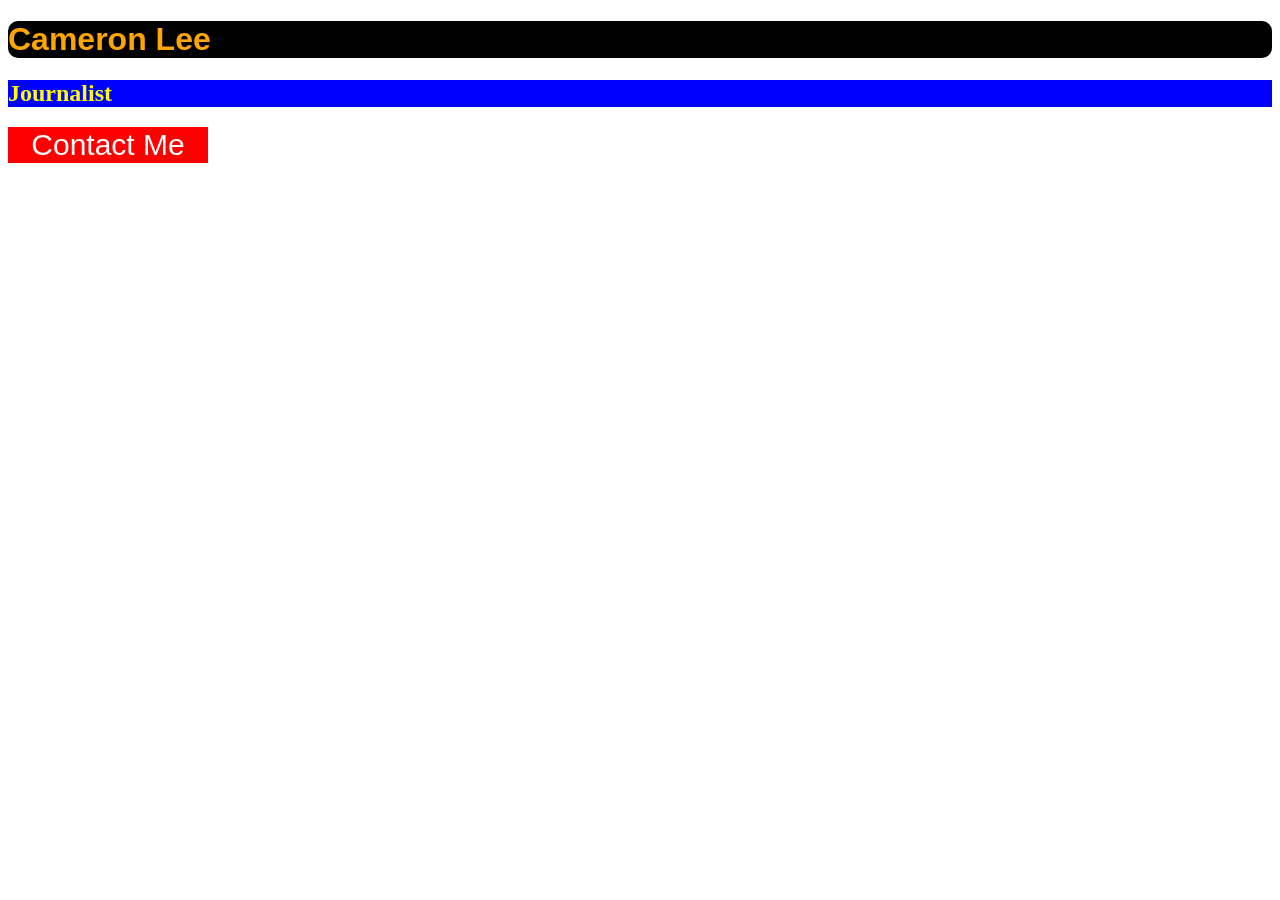
<file: button-assignment/index.html>
<!doctype html>
<html lang="en">
    <head>
        <title>Cameron Button</title>
        <link rel="stylesheet" href="style.css" />
    </head>

    <body>
        <h1>Cameron Lee</h1>
        <h2>Journalist</h2>
        <button class="red-button">Contact Me</button>
    </body>
</html>
</file>
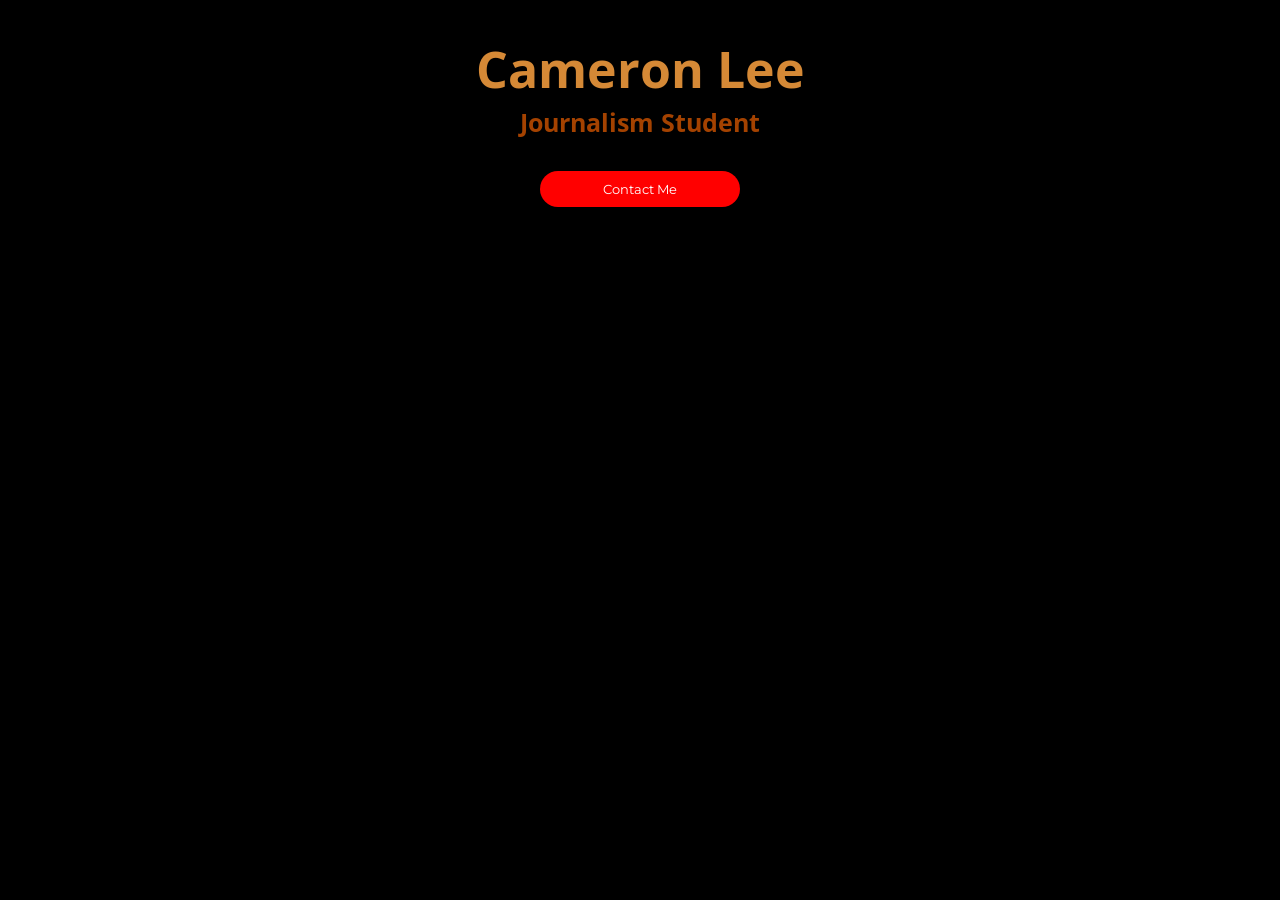
<file: contact-button-assignment/index.html>
<!doctype html>
<html lang="en">
    <head>
        <link href="style.css" rel="stylesheet" />
        <title>Cameron Lee Button</title>
        <link rel="preconnect" href="https://fonts.googleapis.com" />
        <link rel="preconnect" href="https://fonts.gstatic.com" crossorigin />
        <link
            href="https://fonts.googleapis.com/css2?family=Montserrat:ital,wght@0,100..900;1,100..900&family=Open+Sans:ital,wght@0,300..800;1,300..800&display=swap"
            rel="stylesheet" />
    </head>

    <body>
        <h1>Cameron Lee</h1>
        <h2>Journalism Student</h2>
        <button>Contact Me</button>
    </body>
</html>
</file>
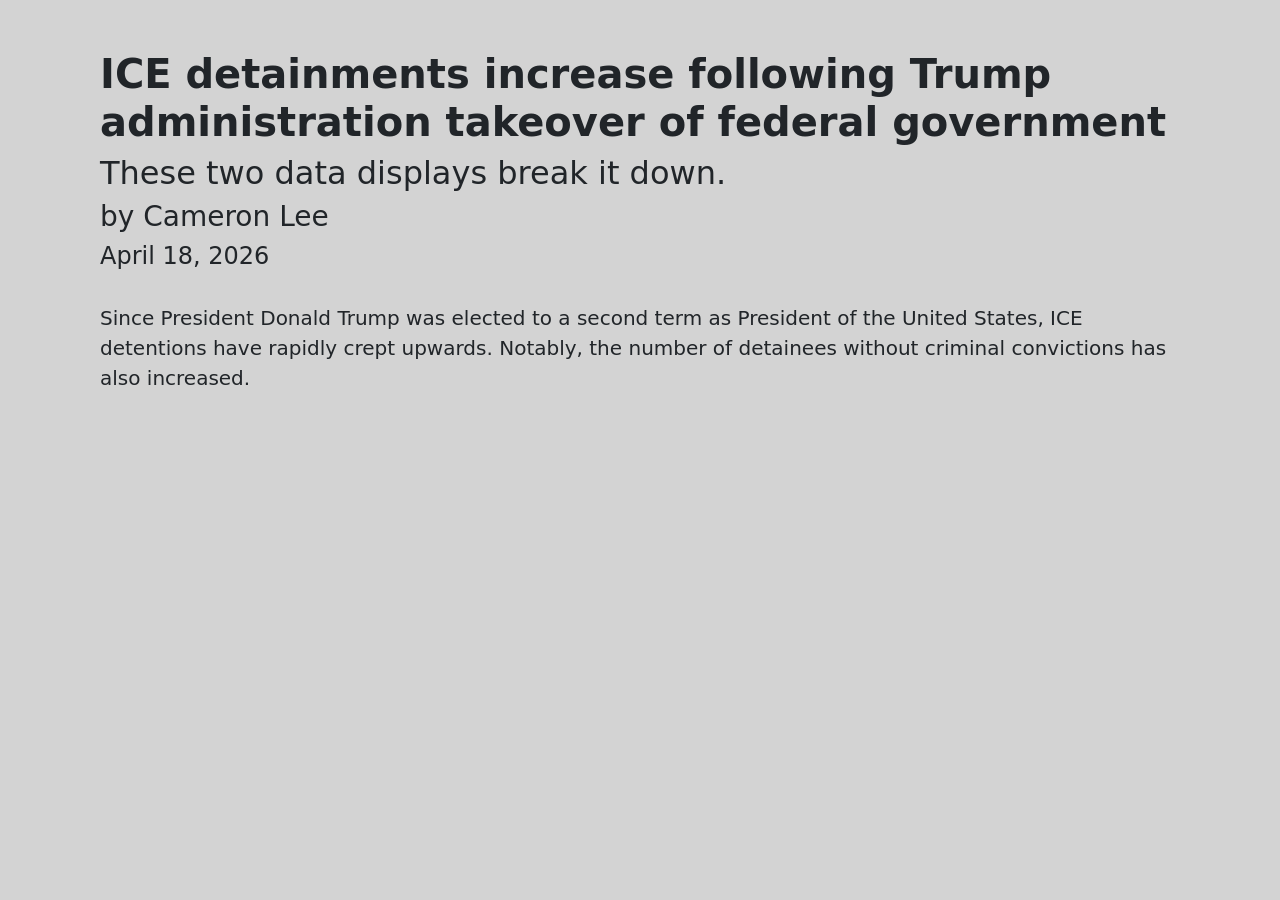
<file: data-viz-project/index.html>
<!doctype html>
<html lang="en">
    <head>
        <title>Cameron Lee's Data Story</title>

        <meta charset="utf-8" />

        <meta name="viewport" content="width=device-width, initial-scale=1, shrink-to-fit=no" />

        <!-- Bootstrap CSS -->

        <link
            href="https://cdn.jsdelivr.net/npm/bootstrap@5.3.8/dist/css/bootstrap.min.css"
            rel="stylesheet"
            integrity="sha384-sRIl4kxILFvY47J16cr9ZwB07vP4J8+LH7qKQnuqkuIAvNWLzeN8tE5YBujZqJLB"
            crossorigin="anonymous" />
        <link href="style.css" rel="stylesheet" />
    </head>

    <body>
        <div id="article">
            <h1>ICE detainments increase following Trump administration takeover of federal government</h1>

            <h2>These two data displays break it down.</h2>

            <h3 id="byline">by Cameron Lee</h3>

            <h4 id="date">April 18, 2026</h4>
            <br />

            <p>
                Since President Donald Trump was elected to a second term as President of the United States, ICE
                detentions have rapidly crept upwards. Notably, the number of detainees without criminal convictions has
                also increased.
            </p>

            <!--Chart embeds go here-->
            <div class="flourish-embed flourish-chart" data-src="visualisation/28589354">
                <script src="https://public.flourish.studio/resources/embed.js"></script>
                <noscript
                    ><img
                        src="https://public.flourish.studio/visualisation/28589354/thumbnail"
                        width="100%"
                        alt="visualization"
                /></noscript>
            </div>
            <div class="flourish-embed flourish-chart" data-src="visualisation/28589825">
                <script src="https://public.flourish.studio/resources/embed.js"></script>
                <noscript
                    ><img
                        src="https://public.flourish.studio/visualisation/28589825/thumbnail"
                        width="100%"
                        alt="visualization"
                /></noscript>
            </div>
        </div>
    </body>
</html>
</file>
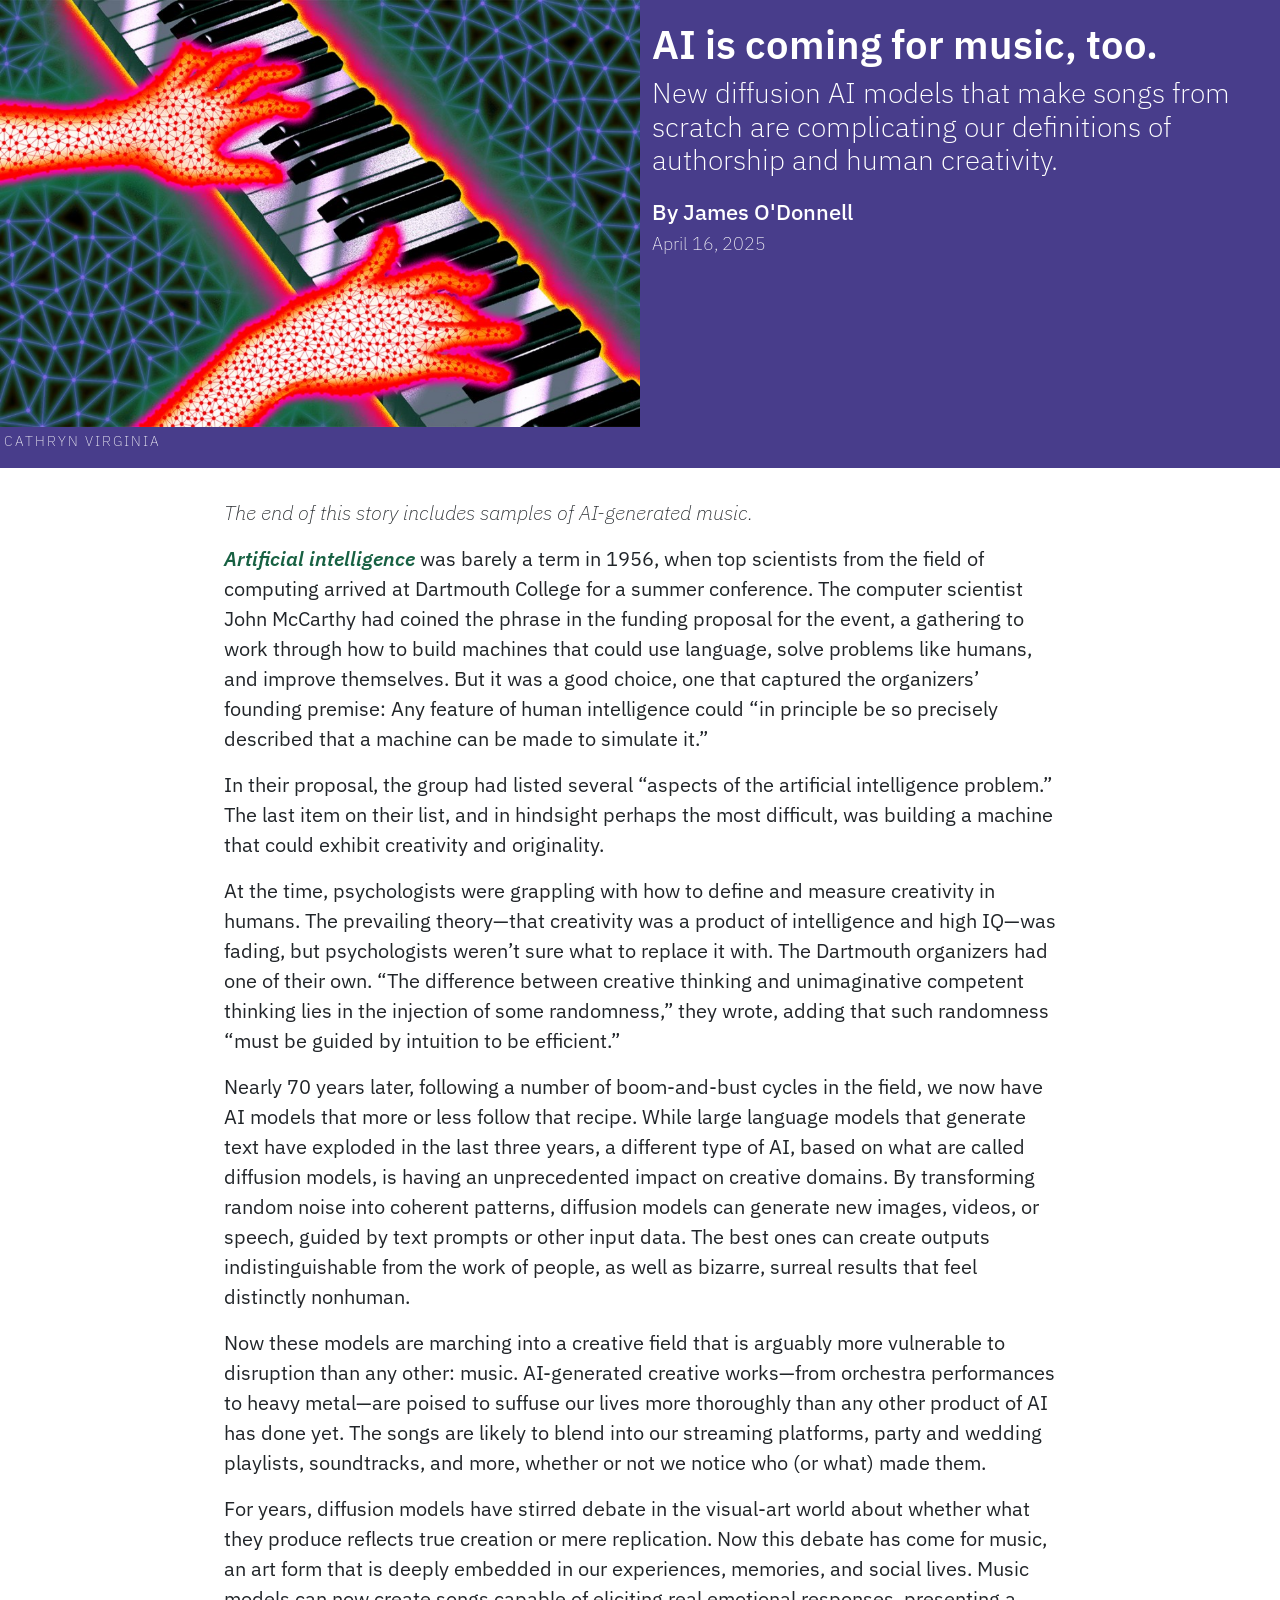
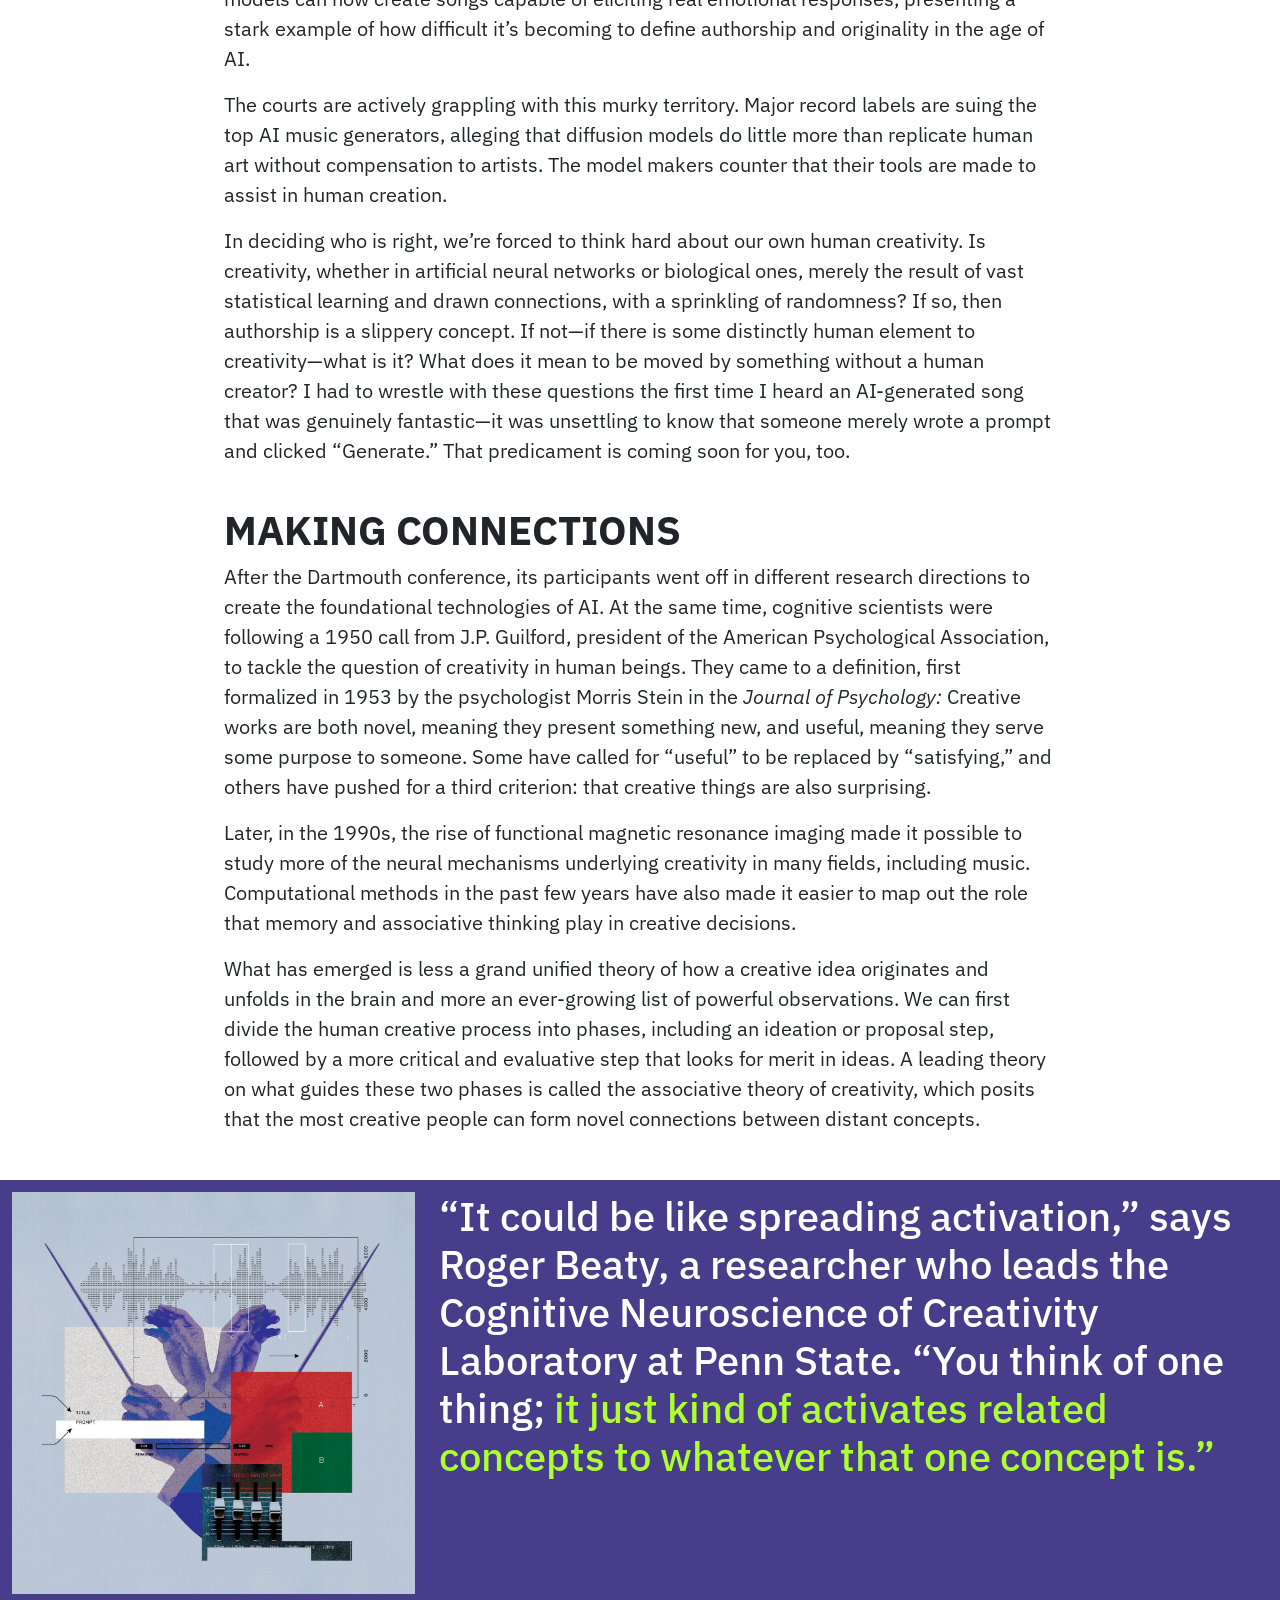
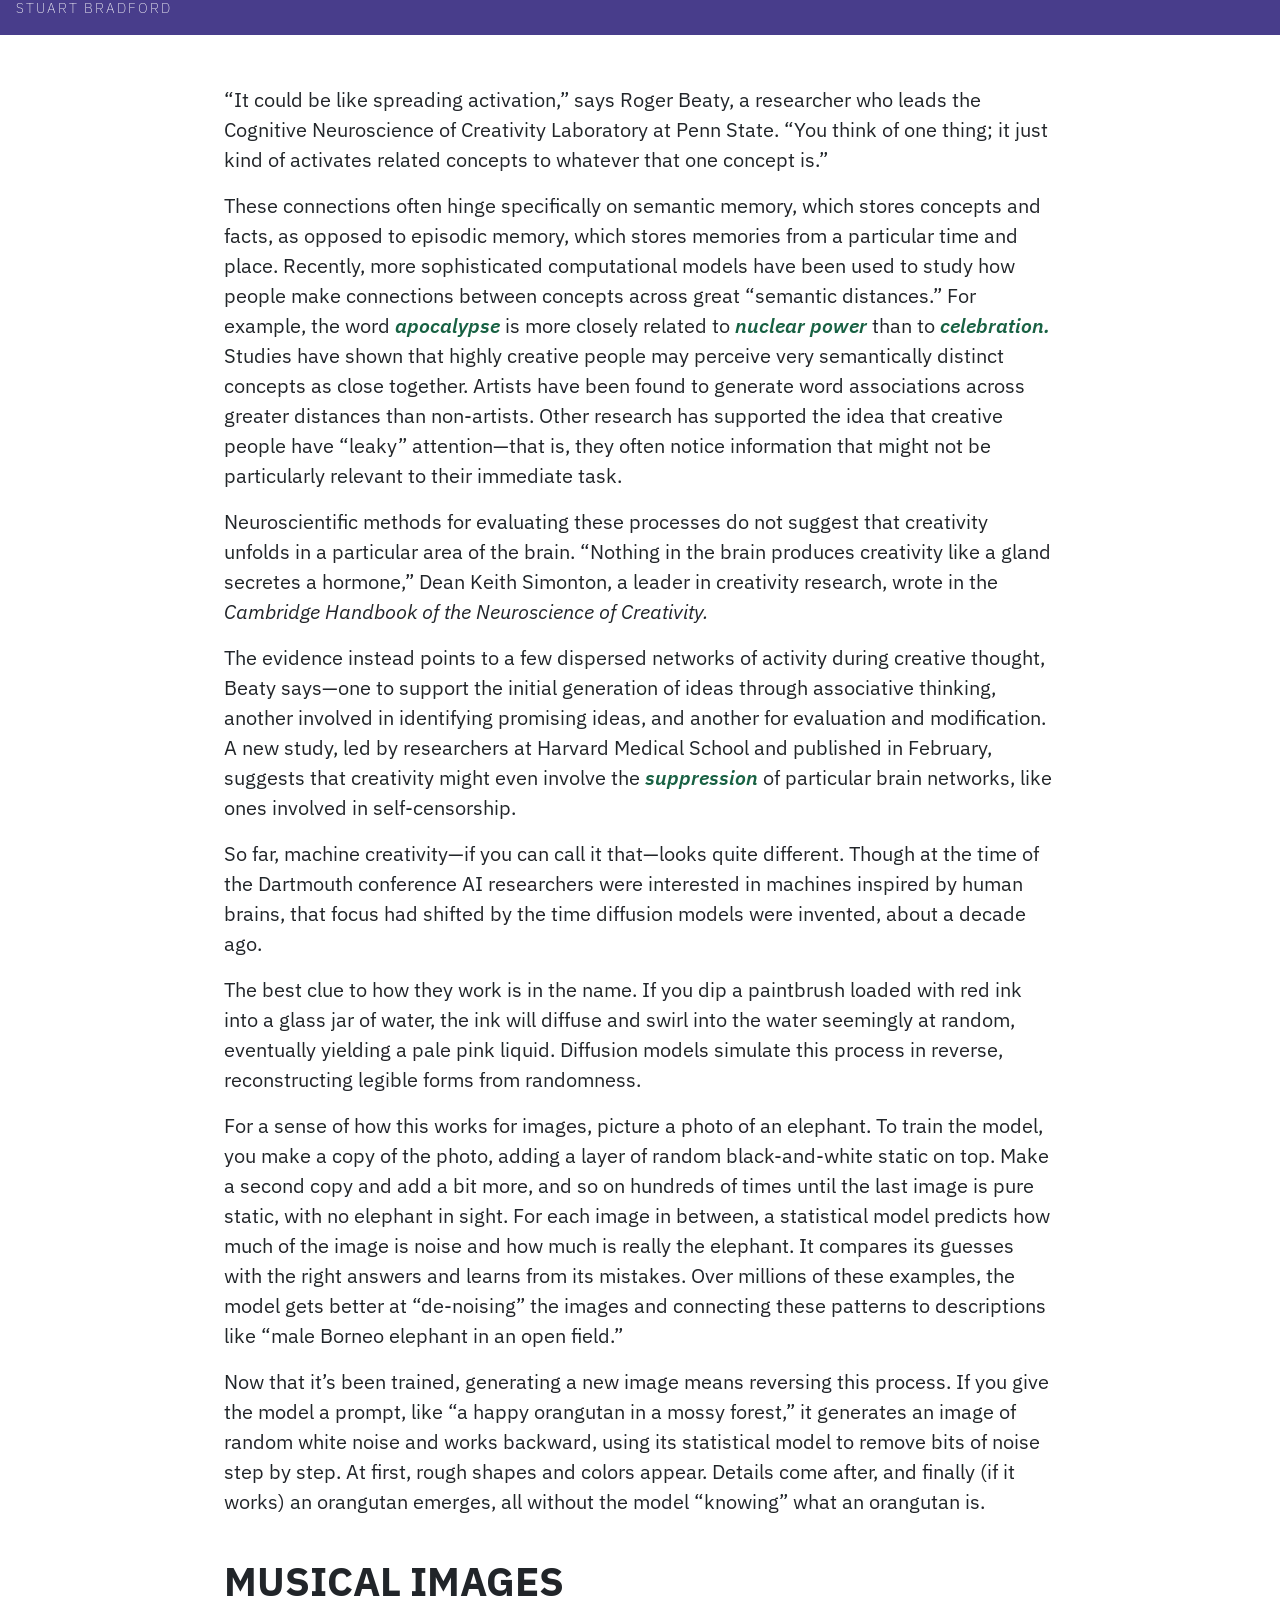
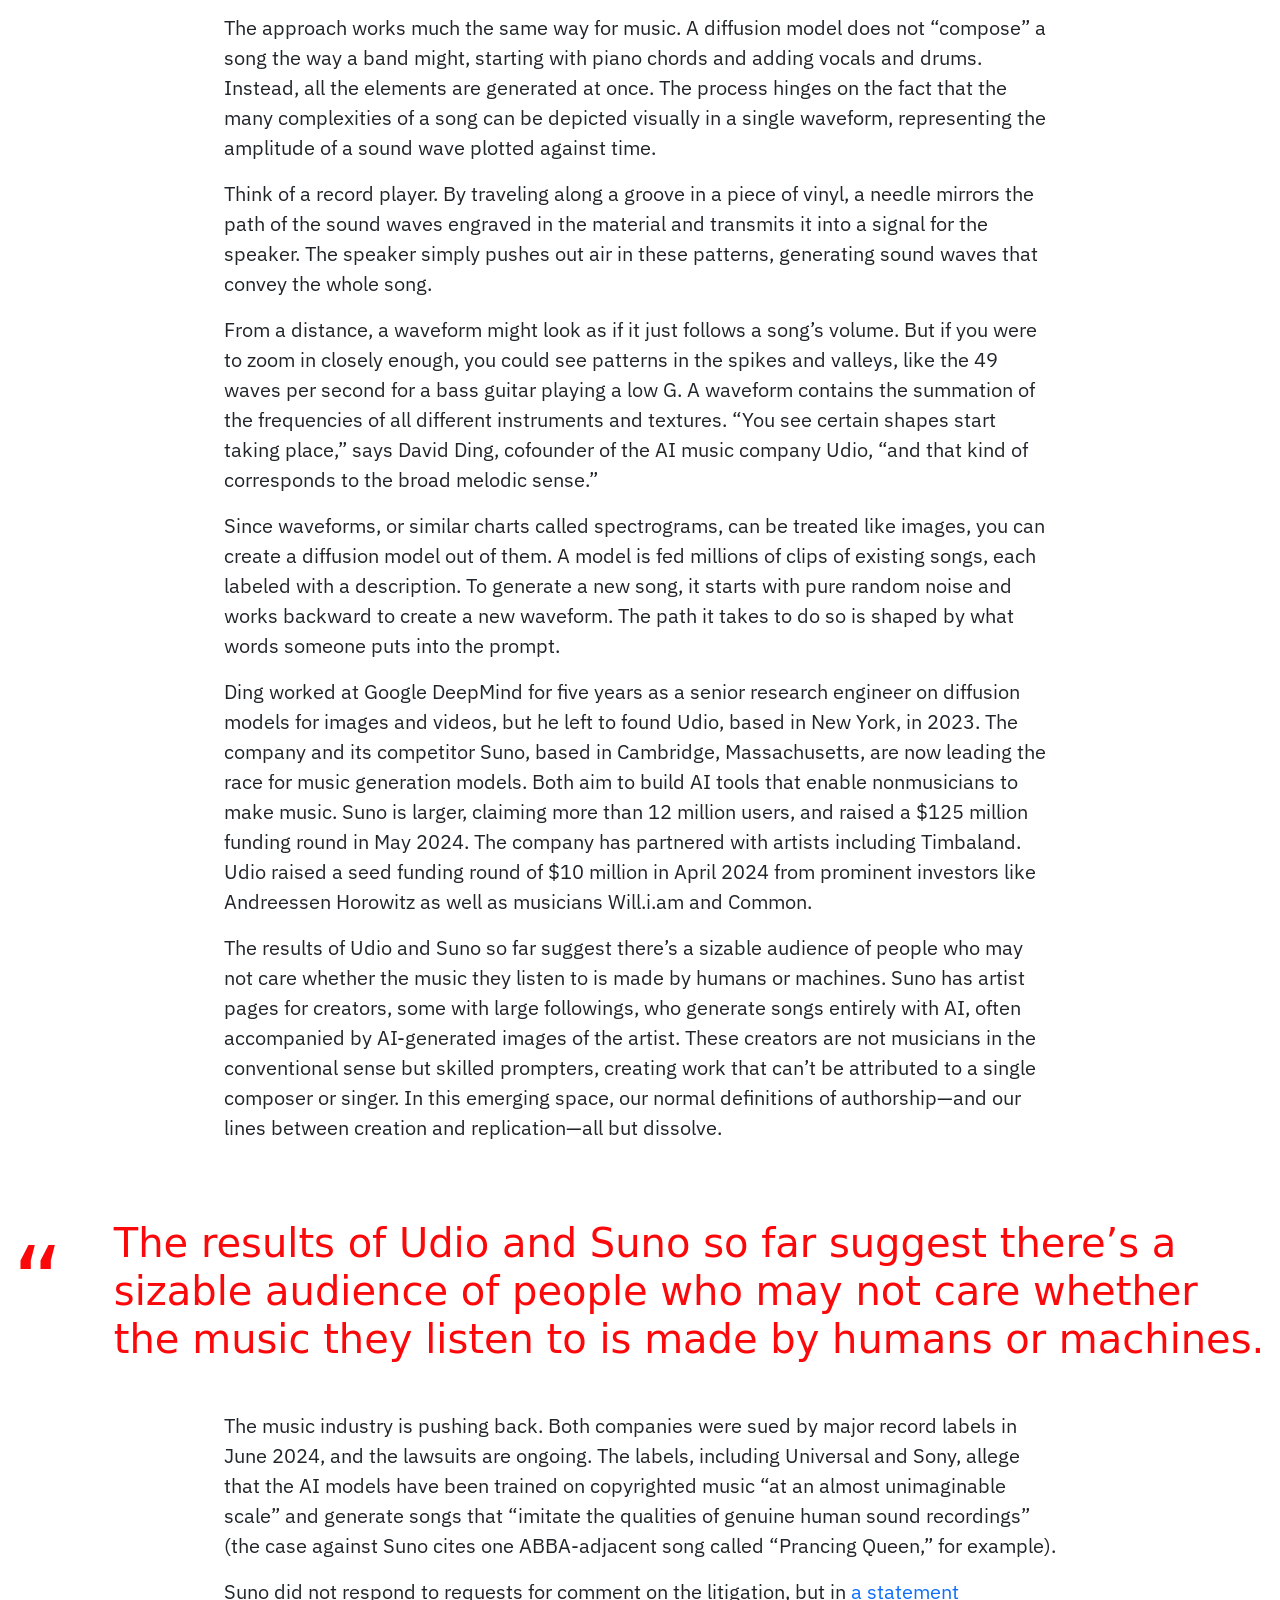
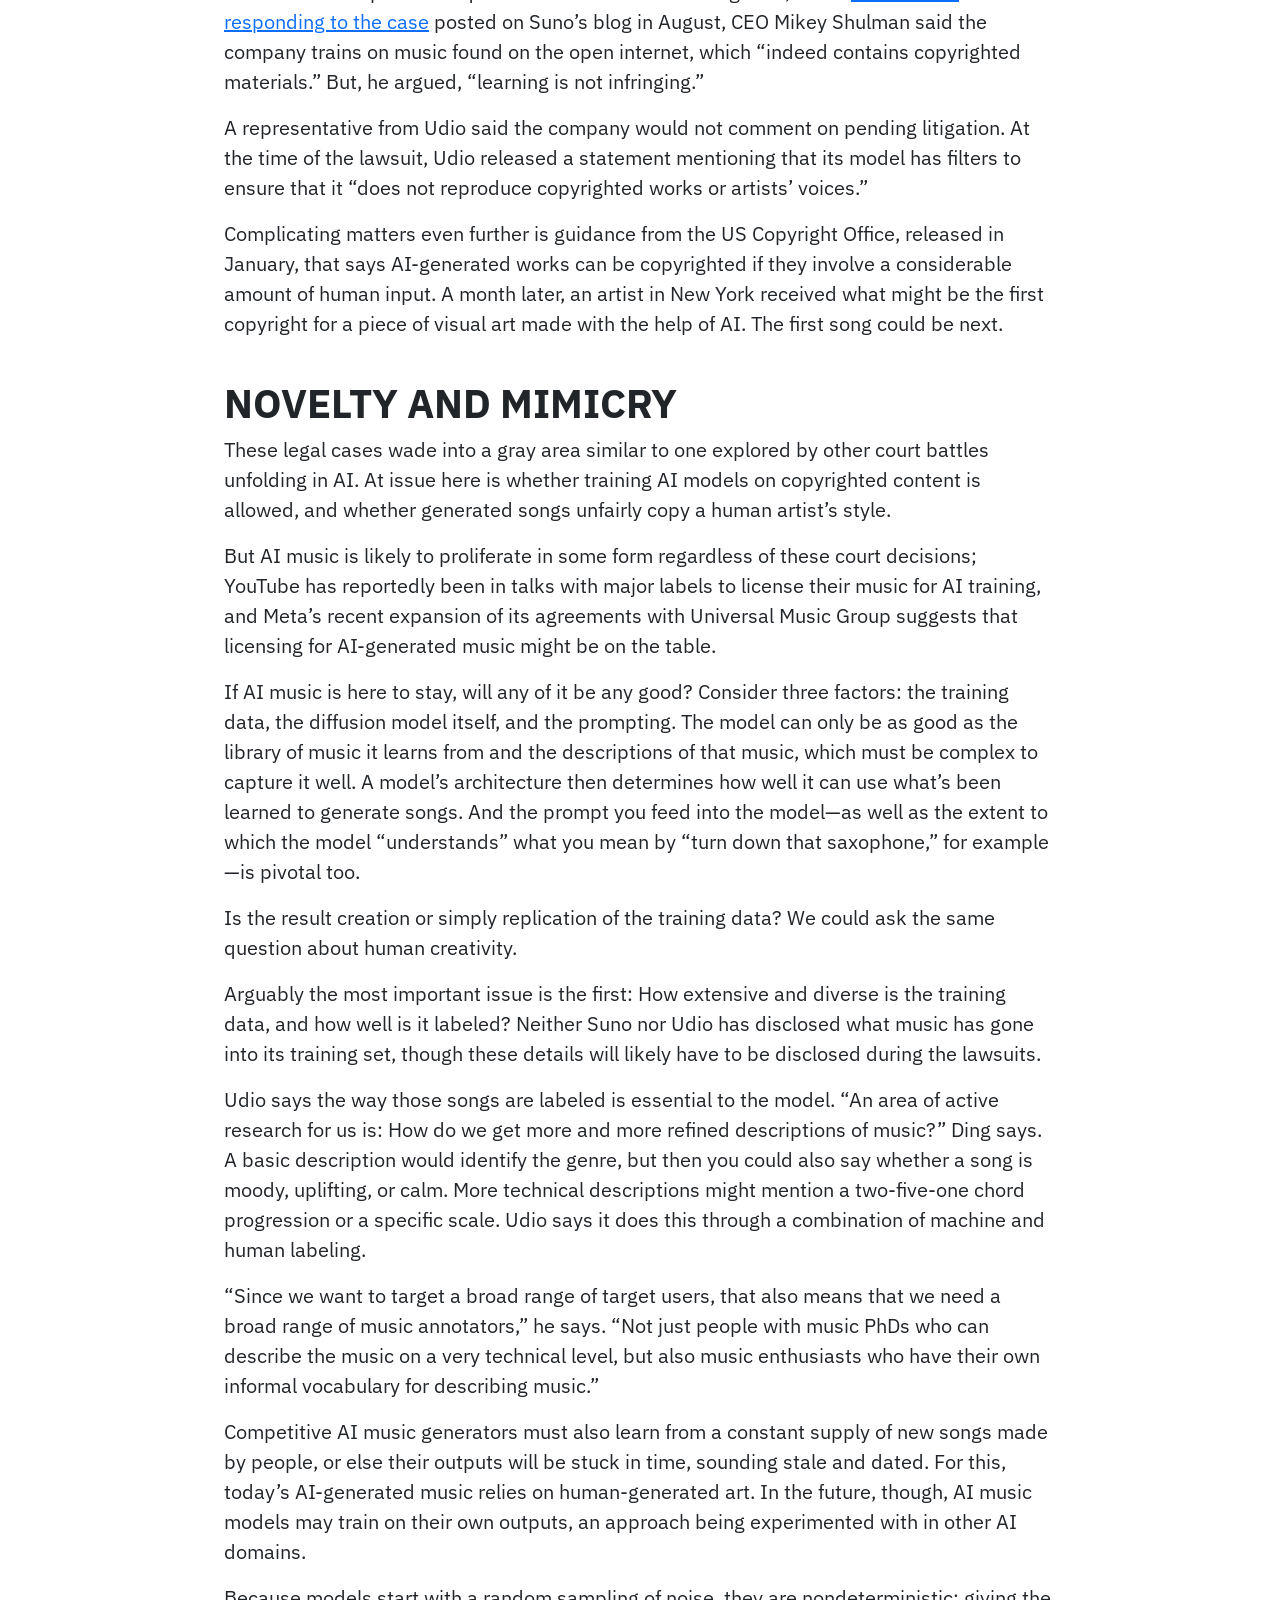
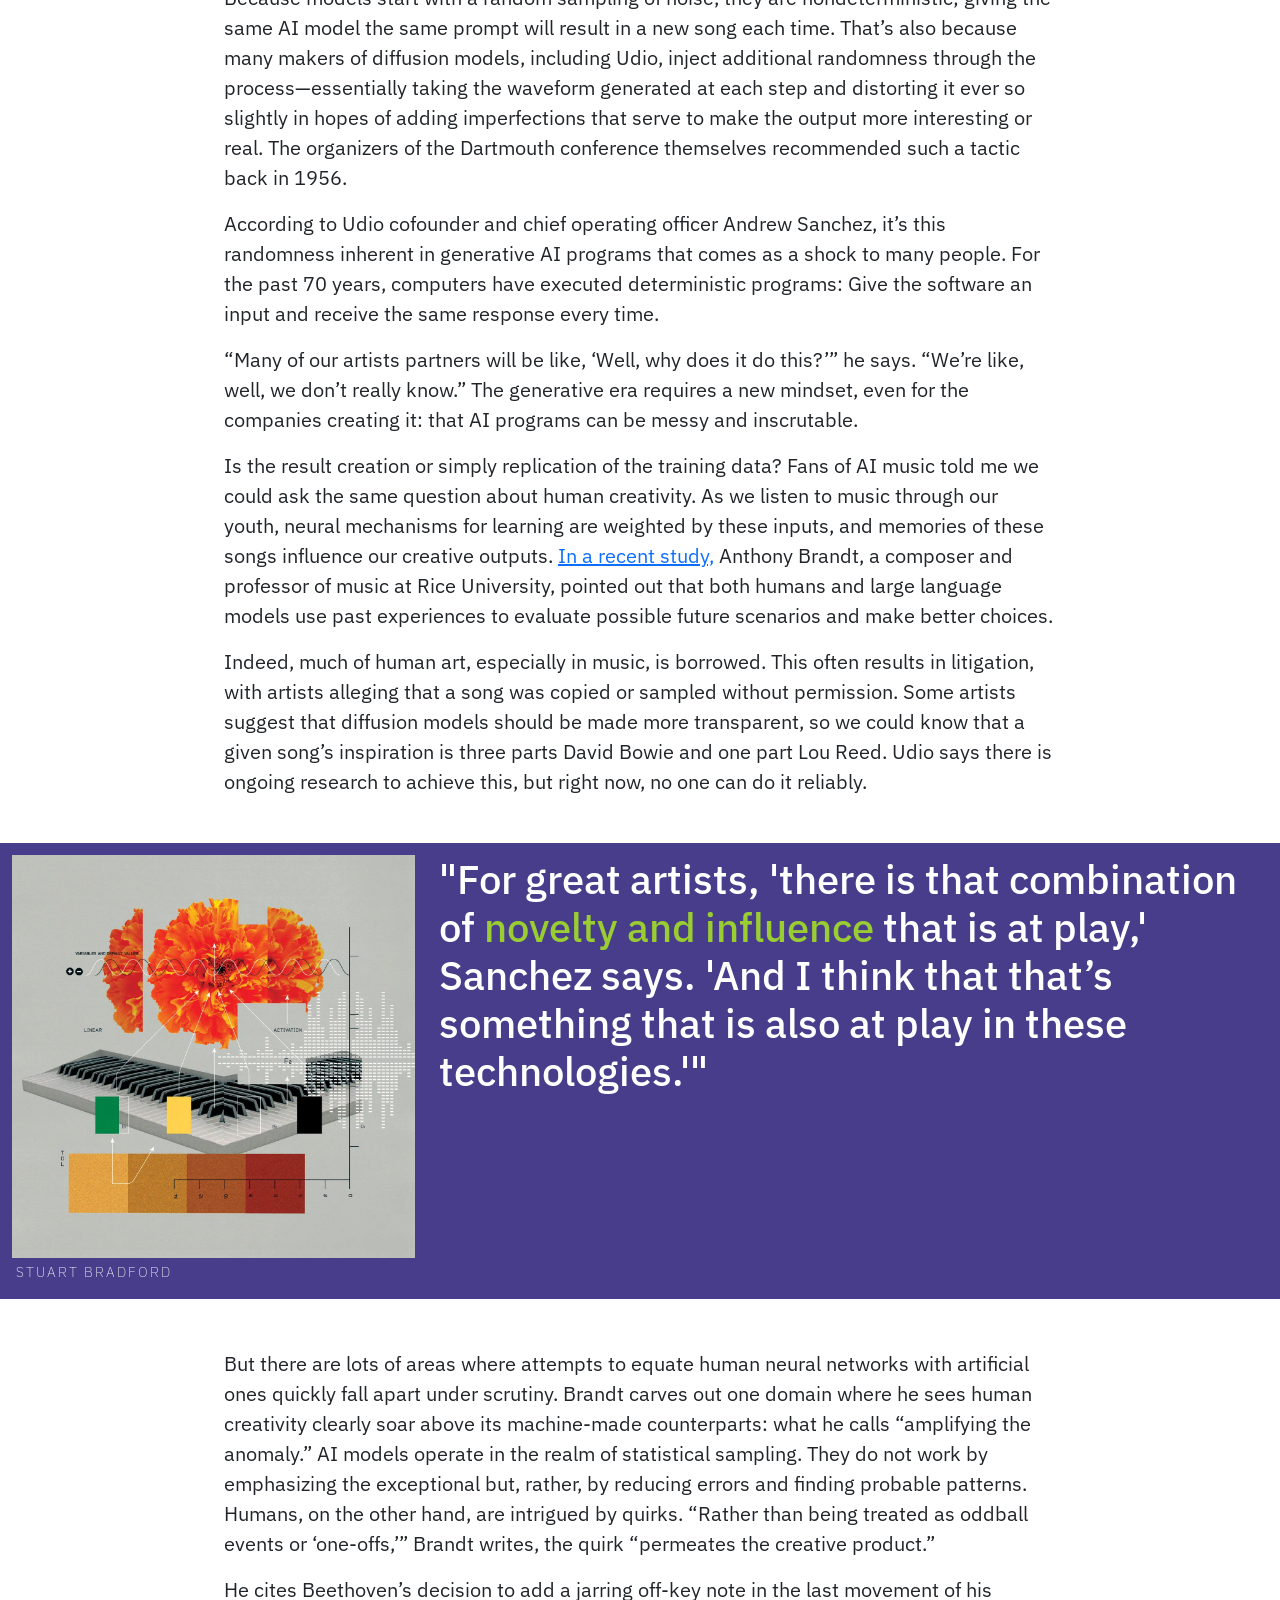
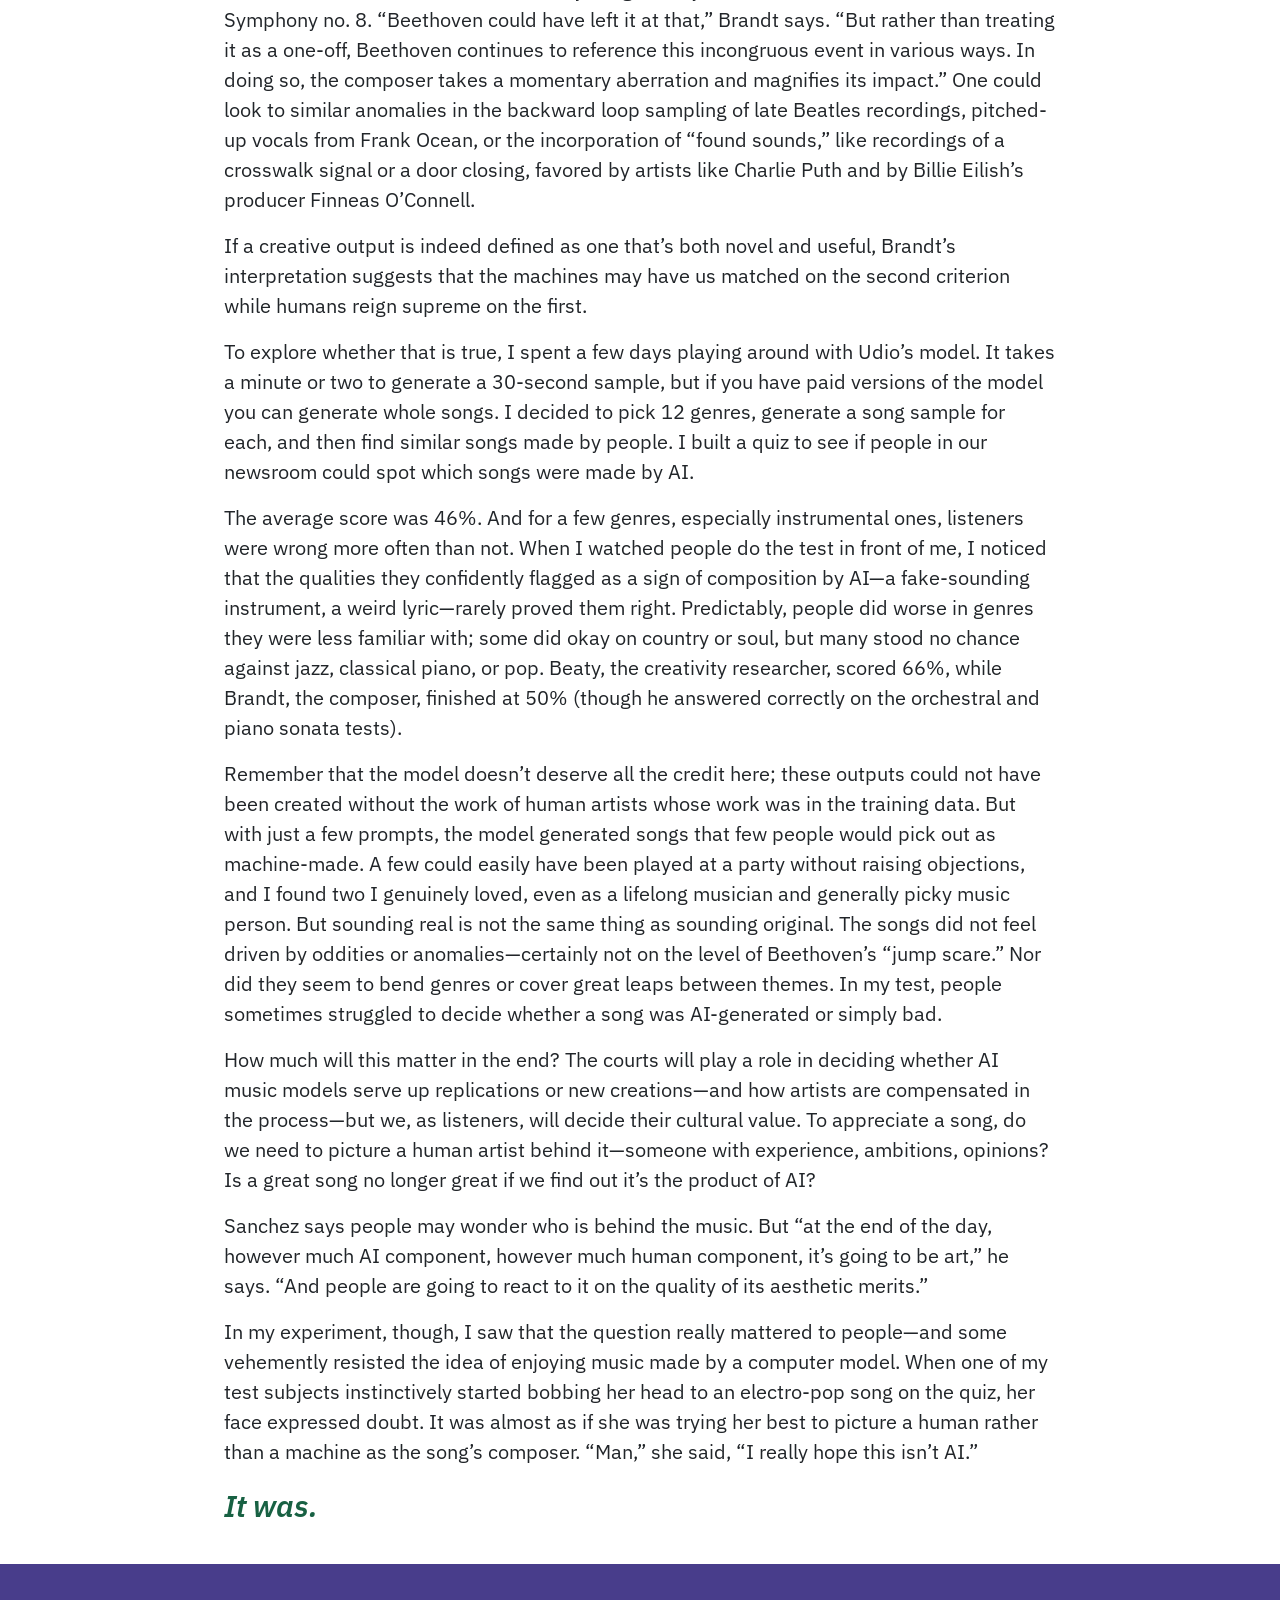
<file: final-project/index.html>
<!doctype html>
<html lang="en">
    <head>
        <meta charset="UTF-8" />
        <meta name="viewport" content="width=device-width, initial-scale=1" />

        <title>Cameron Lee Final Project</title>

        <link
            href="https://cdn.jsdelivr.net/npm/bootstrap@5.3.8/dist/css/bootstrap.min.css"
            rel="stylesheet"
            integrity="sha384-sRIl4kxILFvY47J16cr9ZwB07vP4J8+LH7qKQnuqkuIAvNWLzeN8tE5YBujZqJLB"
            crossorigin="anonymous" />
        <link rel="preconnect" href="https://fonts.googleapis.com" />
        <link rel="preconnect" href="https://fonts.gstatic.com" crossorigin />
        <link
            href="https://fonts.googleapis.com/css2?family=IBM+Plex+Sans:ital,wght@0,100..700;1,100..700&display=swap"
            rel="stylesheet" />
        <link href="style.css" rel="stylesheet" />
    </head>

    <body>
        <div class="container-fluid" id="page-top">
            <div class="row" id="headline-and-other-info">
                <div class="col-sm-6 fullwidth">
                    <img
                        src="market-ai-music-billboard-2022-bb16-illustration-by-cathryn-virginia-pro-1260.jpg"
                        id="big-photo"
                        alt="Digital illustration by Cathryn Virginia" />
                    <p class="photo-caption">CATHRYN VIRGINIA</p>
                </div>
                <div class="col-sm-6">
                    <h1 id="headline">AI is coming for music, too.</h1>
                    <h2 id="subhead">
                        New diffusion AI models that make songs from scratch are complicating our definitions of
                        authorship and human creativity.
                    </h2>
                    <h3 id="byline">By James O'Donnell</h3>
                    <h3 id="publish-date">April 16, 2025</h3>
                </div>
            </div>
        </div>
        <div class="container-fluid" id="page-body">
            <div class="row body-text-etc">
                <div class="col">
                    <p id="disclaimer"><i>The end of this story includes samples of AI-generated music.</i></p>
                    <p>
                        <i><span class="color-pop">Artificial intelligence</span></i> was barely a term in 1956, when
                        top scientists from the field of computing arrived at Dartmouth College for a summer conference.
                        The computer scientist John McCarthy had coined the phrase in the funding proposal for the
                        event, a gathering to work through how to build machines that could use language, solve problems
                        like humans, and improve themselves. But it was a good choice, one that captured the organizers’
                        founding premise: Any feature of human intelligence could “in principle be so precisely
                        described that a machine can be made to simulate it.”
                    </p>
                    <p>
                        In their proposal, the group had listed several “aspects of the artificial intelligence
                        problem.” The last item on their list, and in hindsight perhaps the most difficult, was building
                        a machine that could exhibit creativity and originality.
                    </p>
                    <p>
                        At the time, psychologists were grappling with how to define and measure creativity in humans.
                        The prevailing theory—that creativity was a product of intelligence and high IQ—was fading, but
                        psychologists weren’t sure what to replace it with. The Dartmouth organizers had one of their
                        own. “The difference between creative thinking and unimaginative competent thinking lies in the
                        injection of some randomness,” they wrote, adding that such randomness “must be guided by
                        intuition to be efficient.”
                    </p>
                    <p>
                        Nearly 70 years later, following a number of boom-and-bust cycles in the field, we now have AI
                        models that more or less follow that recipe. While large language models that generate text have
                        exploded in the last three years, a different type of AI, based on what are called diffusion
                        models, is having an unprecedented impact on creative domains. By transforming random noise into
                        coherent patterns, diffusion models can generate new images, videos, or speech, guided by text
                        prompts or other input data. The best ones can create outputs indistinguishable from the work of
                        people, as well as bizarre, surreal results that feel distinctly nonhuman.
                    </p>
                    <p>
                        Now these models are marching into a creative field that is arguably more vulnerable to
                        disruption than any other: music. AI-generated creative works—from orchestra performances to
                        heavy metal—are poised to suffuse our lives more thoroughly than any other product of AI has
                        done yet. The songs are likely to blend into our streaming platforms, party and wedding
                        playlists, soundtracks, and more, whether or not we notice who (or what) made them.
                    </p>
                    <p>
                        For years, diffusion models have stirred debate in the visual-art world about whether what they
                        produce reflects true creation or mere replication. Now this debate has come for music, an art
                        form that is deeply embedded in our experiences, memories, and social lives. Music models can
                        now create songs capable of eliciting real emotional responses, presenting a stark example of
                        how difficult it’s becoming to define authorship and originality in the age of AI.
                    </p>
                    <p>
                        The courts are actively grappling with this murky territory. Major record labels are suing the
                        top AI music generators, alleging that diffusion models do little more than replicate human art
                        without compensation to artists. The model makers counter that their tools are made to assist in
                        human creation.
                    </p>
                    <p>
                        In deciding who is right, we’re forced to think hard about our own human creativity. Is
                        creativity, whether in artificial neural networks or biological ones, merely the result of vast
                        statistical learning and drawn connections, with a sprinkling of randomness? If so, then
                        authorship is a slippery concept. If not—if there is some distinctly human element to
                        creativity—what is it? What does it mean to be moved by something without a human creator? I had
                        to wrestle with these questions the first time I heard an AI-generated song that was genuinely
                        fantastic—it was unsettling to know that someone merely wrote a prompt and clicked “Generate.”
                        That predicament is coming soon for you, too.
                    </p>
                    <h1 class="section-title">MAKING CONNECTIONS</h1>
                    <p>
                        After the Dartmouth conference, its participants went off in different research directions to
                        create the foundational technologies of AI. At the same time, cognitive scientists were
                        following a 1950 call from J.P. Guilford, president of the American Psychological Association,
                        to tackle the question of creativity in human beings. They came to a definition, first
                        formalized in 1953 by the psychologist Morris Stein in the
                        <i>Journal of Psychology:</i> Creative works are both novel, meaning they present something new,
                        and useful, meaning they serve some purpose to someone. Some have called for “useful” to be
                        replaced by “satisfying,” and others have pushed for a third criterion: that creative things are
                        also surprising.
                    </p>
                    <p>
                        Later, in the 1990s, the rise of functional magnetic resonance imaging made it possible to study
                        more of the neural mechanisms underlying creativity in many fields, including music.
                        Computational methods in the past few years have also made it easier to map out the role that
                        memory and associative thinking play in creative decisions.
                    </p>
                    <p>
                        What has emerged is less a grand unified theory of how a creative idea originates and unfolds in
                        the brain and more an ever-growing list of powerful observations. We can first divide the human
                        creative process into phases, including an ideation or proposal step, followed by a more
                        critical and evaluative step that looks for merit in ideas. A leading theory on what guides
                        these two phases is called the associative theory of creativity, which posits that the most
                        creative people can form novel connections between distant concepts.
                    </p>
                </div>
            </div>
            <div class="row picture-block">
                <div class="col-sm-4">
                    <img
                        src="d3bc1b18b3ae20d8180f5891ec122226522308aa.webp"
                        class="bradford-illustration"
                        alt="Digital illustration by Stuart Bradford" />
                    <p class="photo-caption">STUART BRADFORD</p>
                </div>
                <div class="col-sm-8">
                    <h1 class="side-caption">
                        “It could be like spreading activation,” says Roger Beaty, a researcher who leads the Cognitive
                        Neuroscience of Creativity Laboratory at Penn State. “You think of one thing;
                        <span style="color: greenyellow"
                            >it just kind of activates related concepts to whatever that one concept is.”</span
                        >
                    </h1>
                </div>
            </div>
            <div class="row body-text-etc">
                <div class="col">
                    <p>
                        “It could be like spreading activation,” says Roger Beaty, a researcher who leads the Cognitive
                        Neuroscience of Creativity Laboratory at Penn State. “You think of one thing; it just kind of
                        activates related concepts to whatever that one concept is.”
                    </p>
                    <p>
                        These connections often hinge specifically on semantic memory, which stores concepts and facts,
                        as opposed to episodic memory, which stores memories from a particular time and place. Recently,
                        more sophisticated computational models have been used to study how people make connections
                        between concepts across great “semantic distances.” For example, the word
                        <i><span class="color-pop">apocalypse</span></i> is more closely related to
                        <i><span class="color-pop">nuclear power</span></i> than to
                        <i><span class="color-pop">celebration.</span></i> Studies have shown that highly creative
                        people may perceive very semantically distinct concepts as close together. Artists have been
                        found to generate word associations across greater distances than non-artists. Other research
                        has supported the idea that creative people have “leaky” attention—that is, they often notice
                        information that might not be particularly relevant to their immediate task.
                    </p>
                    <p>
                        Neuroscientific methods for evaluating these processes do not suggest that creativity unfolds in
                        a particular area of the brain. “Nothing in the brain produces creativity like a gland secretes
                        a hormone,” Dean Keith Simonton, a leader in creativity research, wrote in the
                        <i>Cambridge Handbook of the Neuroscience of Creativity.</i>
                    </p>
                    <p>
                        The evidence instead points to a few dispersed networks of activity during creative thought,
                        Beaty says—one to support the initial generation of ideas through associative thinking, another
                        involved in identifying promising ideas, and another for evaluation and modification. A new
                        study, led by researchers at Harvard Medical School and published in February, suggests that
                        creativity might even involve the <i><span class="color-pop">suppression</span></i> of
                        particular brain networks, like ones involved in self-censorship.
                    </p>
                    <p>
                        So far, machine creativity—if you can call it that—looks quite different. Though at the time of
                        the Dartmouth conference AI researchers were interested in machines inspired by human brains,
                        that focus had shifted by the time diffusion models were invented, about a decade ago.
                    </p>
                    <p>
                        The best clue to how they work is in the name. If you dip a paintbrush loaded with red ink into
                        a glass jar of water, the ink will diffuse and swirl into the water seemingly at random,
                        eventually yielding a pale pink liquid. Diffusion models simulate this process in reverse,
                        reconstructing legible forms from randomness.
                    </p>
                    <p>
                        For a sense of how this works for images, picture a photo of an elephant. To train the model,
                        you make a copy of the photo, adding a layer of random black-and-white static on top. Make a
                        second copy and add a bit more, and so on hundreds of times until the last image is pure static,
                        with no elephant in sight. For each image in between, a statistical model predicts how much of
                        the image is noise and how much is really the elephant. It compares its guesses with the right
                        answers and learns from its mistakes. Over millions of these examples, the model gets better at
                        “de-noising” the images and connecting these patterns to descriptions like “male Borneo elephant
                        in an open field.”
                    </p>
                    <p>
                        Now that it’s been trained, generating a new image means reversing this process. If you give the
                        model a prompt, like “a happy orangutan in a mossy forest,” it generates an image of random
                        white noise and works backward, using its statistical model to remove bits of noise step by
                        step. At first, rough shapes and colors appear. Details come after, and finally (if it works) an
                        orangutan emerges, all without the model “knowing” what an orangutan is.
                    </p>
                    <h1 class="section-title">MUSICAL IMAGES</h1>
                    <p>
                        The approach works much the same way for music. A diffusion model does not “compose” a song the
                        way a band might, starting with piano chords and adding vocals and drums. Instead, all the
                        elements are generated at once. The process hinges on the fact that the many complexities of a
                        song can be depicted visually in a single waveform, representing the amplitude of a sound wave
                        plotted against time.
                    </p>
                    <p>
                        Think of a record player. By traveling along a groove in a piece of vinyl, a needle mirrors the
                        path of the sound waves engraved in the material and transmits it into a signal for the speaker.
                        The speaker simply pushes out air in these patterns, generating sound waves that convey the
                        whole song.
                    </p>
                    <p>
                        From a distance, a waveform might look as if it just follows a song’s volume. But if you were to
                        zoom in closely enough, you could see patterns in the spikes and valleys, like the 49 waves per
                        second for a bass guitar playing a low G. A waveform contains the summation of the frequencies
                        of all different instruments and textures. “You see certain shapes start taking place,” says
                        David Ding, cofounder of the AI music company Udio, “and that kind of corresponds to the broad
                        melodic sense.”
                    </p>
                    <p>
                        Since waveforms, or similar charts called spectrograms, can be treated like images, you can
                        create a diffusion model out of them. A model is fed millions of clips of existing songs, each
                        labeled with a description. To generate a new song, it starts with pure random noise and works
                        backward to create a new waveform. The path it takes to do so is shaped by what words someone
                        puts into the prompt.
                    </p>
                    <p>
                        Ding worked at Google DeepMind for five years as a senior research engineer on diffusion models
                        for images and videos, but he left to found Udio, based in New York, in 2023. The company and
                        its competitor Suno, based in Cambridge, Massachusetts, are now leading the race for music
                        generation models. Both aim to build AI tools that enable nonmusicians to make music. Suno is
                        larger, claiming more than 12 million users, and raised a $125 million funding round in May
                        2024. The company has partnered with artists including Timbaland. Udio raised a seed funding
                        round of $10 million in April 2024 from prominent investors like Andreessen Horowitz as well as
                        musicians Will.i.am and Common.
                    </p>
                    <p>
                        The results of Udio and Suno so far suggest there’s a sizable audience of people who may not
                        care whether the music they listen to is made by humans or machines. Suno has artist pages for
                        creators, some with large followings, who generate songs entirely with AI, often accompanied by
                        AI-generated images of the artist. These creators are not musicians in the conventional sense
                        but skilled prompters, creating work that can’t be attributed to a single composer or singer. In
                        this emerging space, our normal definitions of authorship—and our lines between creation and
                        replication—all but dissolve.
                    </p>
                </div>
            </div>
            <div class="row pull-quote">
                <div class="col">
                    <h1>
                        <span class="big-quote">&ldquo;</span>The results of Udio and Suno so far suggest there’s a
                        sizable audience of people who may not care whether the music they listen to is made by humans
                        or machines.
                    </h1>
                </div>
            </div>
            <div class="row body-text-etc">
                <div class="col">
                    <p>
                        The music industry is pushing back. Both companies were sued by major record labels in June
                        2024, and the lawsuits are ongoing. The labels, including Universal and Sony, allege that the AI
                        models have been trained on copyrighted music “at an almost unimaginable scale” and generate
                        songs that “imitate the qualities of genuine human sound recordings” (the case against Suno
                        cites one ABBA-adjacent song called “Prancing Queen,” for example).
                    </p>
                    <p>
                        Suno did not respond to requests for comment on the litigation, but in
                        <a href="https://suno.com/blog/future-of-music">a statement responding to the case</a>
                        posted on Suno’s blog in August, CEO Mikey Shulman said the company trains on music found on the
                        open internet, which “indeed contains copyrighted materials.” But, he argued, “learning is not
                        infringing.”
                    </p>
                    <p>
                        A representative from Udio said the company would not comment on pending litigation. At the time
                        of the lawsuit, Udio released a statement mentioning that its model has filters to ensure that
                        it “does not reproduce copyrighted works or artists’ voices.”
                    </p>
                    <p>
                        Complicating matters even further is guidance from the US Copyright Office, released in January,
                        that says AI-generated works can be copyrighted if they involve a considerable amount of human
                        input. A month later, an artist in New York received what might be the first copyright for a
                        piece of visual art made with the help of AI. The first song could be next.
                    </p>
                    <h1 class="section-title">NOVELTY AND MIMICRY</h1>
                    <p>
                        These legal cases wade into a gray area similar to one explored by other court battles unfolding
                        in AI. At issue here is whether training AI models on copyrighted content is allowed, and
                        whether generated songs unfairly copy a human artist’s style.
                    </p>
                    <p>
                        But AI music is likely to proliferate in some form regardless of these court decisions; YouTube
                        has reportedly been in talks with major labels to license their music for AI training, and
                        Meta’s recent expansion of its agreements with Universal Music Group suggests that licensing for
                        AI-generated music might be on the table.
                    </p>
                    <p>
                        If AI music is here to stay, will any of it be any good? Consider three factors: the training
                        data, the diffusion model itself, and the prompting. The model can only be as good as the
                        library of music it learns from and the descriptions of that music, which must be complex to
                        capture it well. A model’s architecture then determines how well it can use what’s been learned
                        to generate songs. And the prompt you feed into the model—as well as the extent to which the
                        model “understands” what you mean by “turn down that saxophone,” for example—is pivotal too.
                    </p>
                    <p>
                        Is the result creation or simply replication of the training data? We could ask the same
                        question about human creativity.
                    </p>
                    <p>
                        Arguably the most important issue is the first: How extensive and diverse is the training data,
                        and how well is it labeled? Neither Suno nor Udio has disclosed what music has gone into its
                        training set, though these details will likely have to be disclosed during the lawsuits.
                    </p>
                    <p>
                        Udio says the way those songs are labeled is essential to the model. “An area of active research
                        for us is: How do we get more and more refined descriptions of music?” Ding says. A basic
                        description would identify the genre, but then you could also say whether a song is moody,
                        uplifting, or calm. More technical descriptions might mention a two-five-one chord progression
                        or a specific scale. Udio says it does this through a combination of machine and human labeling.
                    </p>
                    <p>
                        “Since we want to target a broad range of target users, that also means that we need a broad
                        range of music annotators,” he says. “Not just people with music PhDs who can describe the music
                        on a very technical level, but also music enthusiasts who have their own informal vocabulary for
                        describing music.”
                    </p>
                    <p>
                        Competitive AI music generators must also learn from a constant supply of new songs made by
                        people, or else their outputs will be stuck in time, sounding stale and dated. For this, today’s
                        AI-generated music relies on human-generated art. In the future, though, AI music models may
                        train on their own outputs, an approach being experimented with in other AI domains.
                    </p>
                    <p>
                        Because models start with a random sampling of noise, they are nondeterministic; giving the same
                        AI model the same prompt will result in a new song each time. That’s also because many makers of
                        diffusion models, including Udio, inject additional randomness through the process—essentially
                        taking the waveform generated at each step and distorting it ever so slightly in hopes of adding
                        imperfections that serve to make the output more interesting or real. The organizers of the
                        Dartmouth conference themselves recommended such a tactic back in 1956.
                    </p>
                    <p>
                        According to Udio cofounder and chief operating officer Andrew Sanchez, it’s this randomness
                        inherent in generative AI programs that comes as a shock to many people. For the past 70 years,
                        computers have executed deterministic programs: Give the software an input and receive the same
                        response every time.
                    </p>
                    <p>
                        “Many of our artists partners will be like, ‘Well, why does it do this?’” he says. “We’re like,
                        well, we don’t really know.” The generative era requires a new mindset, even for the companies
                        creating it: that AI programs can be messy and inscrutable.
                    </p>
                    <p>
                        Is the result creation or simply replication of the training data? Fans of AI music told me we
                        could ask the same question about human creativity. As we listen to music through our youth,
                        neural mechanisms for learning are weighted by these inputs, and memories of these songs
                        influence our creative outputs.
                        <a
                            href="https://anthonybrandt.net/uploads/3/5/5/7/35571474/amplifying_the_anomaly__how_humans_choose_unproven_options_and_large_language_models_avoid_them.pdf"
                            >In a recent study,</a
                        >
                        Anthony Brandt, a composer and professor of music at Rice University, pointed out that both
                        humans and large language models use past experiences to evaluate possible future scenarios and
                        make better choices.
                    </p>
                    <p>
                        Indeed, much of human art, especially in music, is borrowed. This often results in litigation,
                        with artists alleging that a song was copied or sampled without permission. Some artists suggest
                        that diffusion models should be made more transparent, so we could know that a given song’s
                        inspiration is three parts David Bowie and one part Lou Reed. Udio says there is ongoing
                        research to achieve this, but right now, no one can do it reliably.
                    </p>
                </div>
            </div>
            <div class="row picture-block">
                <div class="col-sm-4">
                    <img
                        src="c53d0001486ce40a14184772768e66b58a301c34.webp"
                        class="bradford-illustration"
                        alt="Digital illustration by Stuart Bradford" />
                    <p class="photo-caption">STUART BRADFORD</p>
                </div>
                <div class="col-sm-8">
                    <h1 class="side-caption">
                        "For great artists, 'there is that combination of
                        <span style="color: yellowgreen">novelty and influence</span> that is at play,' Sanchez says.
                        'And I think that that’s something that is also at play in these technologies.'"
                    </h1>
                </div>
            </div>
            <div class="row body-text-etc">
                <div class="col">
                    <p>
                        But there are lots of areas where attempts to equate human neural networks with artificial ones
                        quickly fall apart under scrutiny. Brandt carves out one domain where he sees human creativity
                        clearly soar above its machine-made counterparts: what he calls “amplifying the anomaly.” AI
                        models operate in the realm of statistical sampling. They do not work by emphasizing the
                        exceptional but, rather, by reducing errors and finding probable patterns. Humans, on the other
                        hand, are intrigued by quirks. “Rather than being treated as oddball events or ‘one-offs,’”
                        Brandt writes, the quirk “permeates the creative product.”
                    </p>
                    <p>
                        He cites Beethoven’s decision to add a jarring off-key note in the last movement of his Symphony
                        no. 8. “Beethoven could have left it at that,” Brandt says. “But rather than treating it as a
                        one-off, Beethoven continues to reference this incongruous event in various ways. In doing so,
                        the composer takes a momentary aberration and magnifies its impact.” One could look to similar
                        anomalies in the backward loop sampling of late Beatles recordings, pitched-up vocals from Frank
                        Ocean, or the incorporation of “found sounds,” like recordings of a crosswalk signal or a door
                        closing, favored by artists like Charlie Puth and by Billie Eilish’s producer Finneas O’Connell.
                    </p>
                    <p>
                        If a creative output is indeed defined as one that’s both novel and useful, Brandt’s
                        interpretation suggests that the machines may have us matched on the second criterion while
                        humans reign supreme on the first.
                    </p>
                    <p>
                        To explore whether that is true, I spent a few days playing around with Udio’s model. It takes a
                        minute or two to generate a 30-second sample, but if you have paid versions of the model you can
                        generate whole songs. I decided to pick 12 genres, generate a song sample for each, and then
                        find similar songs made by people. I built a quiz to see if people in our newsroom could spot
                        which songs were made by AI.
                    </p>
                    <div class="flourish-embed flourish-chart" data-src="visualisation/28910555">
                        <script src="https://public.flourish.studio/resources/embed.js"></script>
                        <noscript
                            ><img
                                src="https://public.flourish.studio/visualisation/28910555/thumbnail"
                                width="100%"
                                alt="chart visualization"
                        /></noscript>
                    </div>
                    <p>
                        The average score was 46%. And for a few genres, especially instrumental ones, listeners were
                        wrong more often than not. When I watched people do the test in front of me, I noticed that the
                        qualities they confidently flagged as a sign of composition by AI—a fake-sounding instrument, a
                        weird lyric—rarely proved them right. Predictably, people did worse in genres they were less
                        familiar with; some did okay on country or soul, but many stood no chance against jazz,
                        classical piano, or pop. Beaty, the creativity researcher, scored 66%, while Brandt, the
                        composer, finished at 50% (though he answered correctly on the orchestral and piano sonata
                        tests).
                    </p>
                    <div class="flourish-embed flourish-audio" data-src="visualisation/28891795">
                        <script src="https://public.flourish.studio/resources/embed.js"></script>
                        <noscript
                            ><img
                                src="https://public.flourish.studio/visualisation/28891795/thumbnail"
                                width="100%"
                                alt="audio visualization"
                        /></noscript>
                    </div>
                    <p>
                        Remember that the model doesn’t deserve all the credit here; these outputs could not have been
                        created without the work of human artists whose work was in the training data. But with just a
                        few prompts, the model generated songs that few people would pick out as machine-made. A few
                        could easily have been played at a party without raising objections, and I found two I genuinely
                        loved, even as a lifelong musician and generally picky music person. But sounding real is not
                        the same thing as sounding original. The songs did not feel driven by oddities or
                        anomalies—certainly not on the level of Beethoven’s “jump scare.” Nor did they seem to bend
                        genres or cover great leaps between themes. In my test, people sometimes struggled to decide
                        whether a song was AI-generated or simply bad.
                    </p>
                    <p>
                        How much will this matter in the end? The courts will play a role in deciding whether AI music
                        models serve up replications or new creations—and how artists are compensated in the process—but
                        we, as listeners, will decide their cultural value. To appreciate a song, do we need to picture
                        a human artist behind it—someone with experience, ambitions, opinions? Is a great song no longer
                        great if we find out it’s the product of AI?
                    </p>
                    <p>
                        Sanchez says people may wonder who is behind the music. But “at the end of the day, however much
                        AI component, however much human component, it’s going to be art,” he says. “And people are
                        going to react to it on the quality of its aesthetic merits.”
                    </p>
                    <p>
                        In my experiment, though, I saw that the question really mattered to people—and some vehemently
                        resisted the idea of enjoying music made by a computer model. When one of my test subjects
                        instinctively started bobbing her head to an electro-pop song on the quiz, her face expressed
                        doubt. It was almost as if she was trying her best to picture a human rather than a machine as
                        the song’s composer. “Man,” she said, “I really hope this isn’t AI.”
                    </p>
                    <p class="color-pop" style="font-size: 30px"><i>It was.</i></p>
                </div>
            </div>
            <div class="row" id="footer">
                <div class="col">
                    <br />
                    <br />
                    <br />
                </div>
            </div>
        </div>
    </body>
</html>
</file>
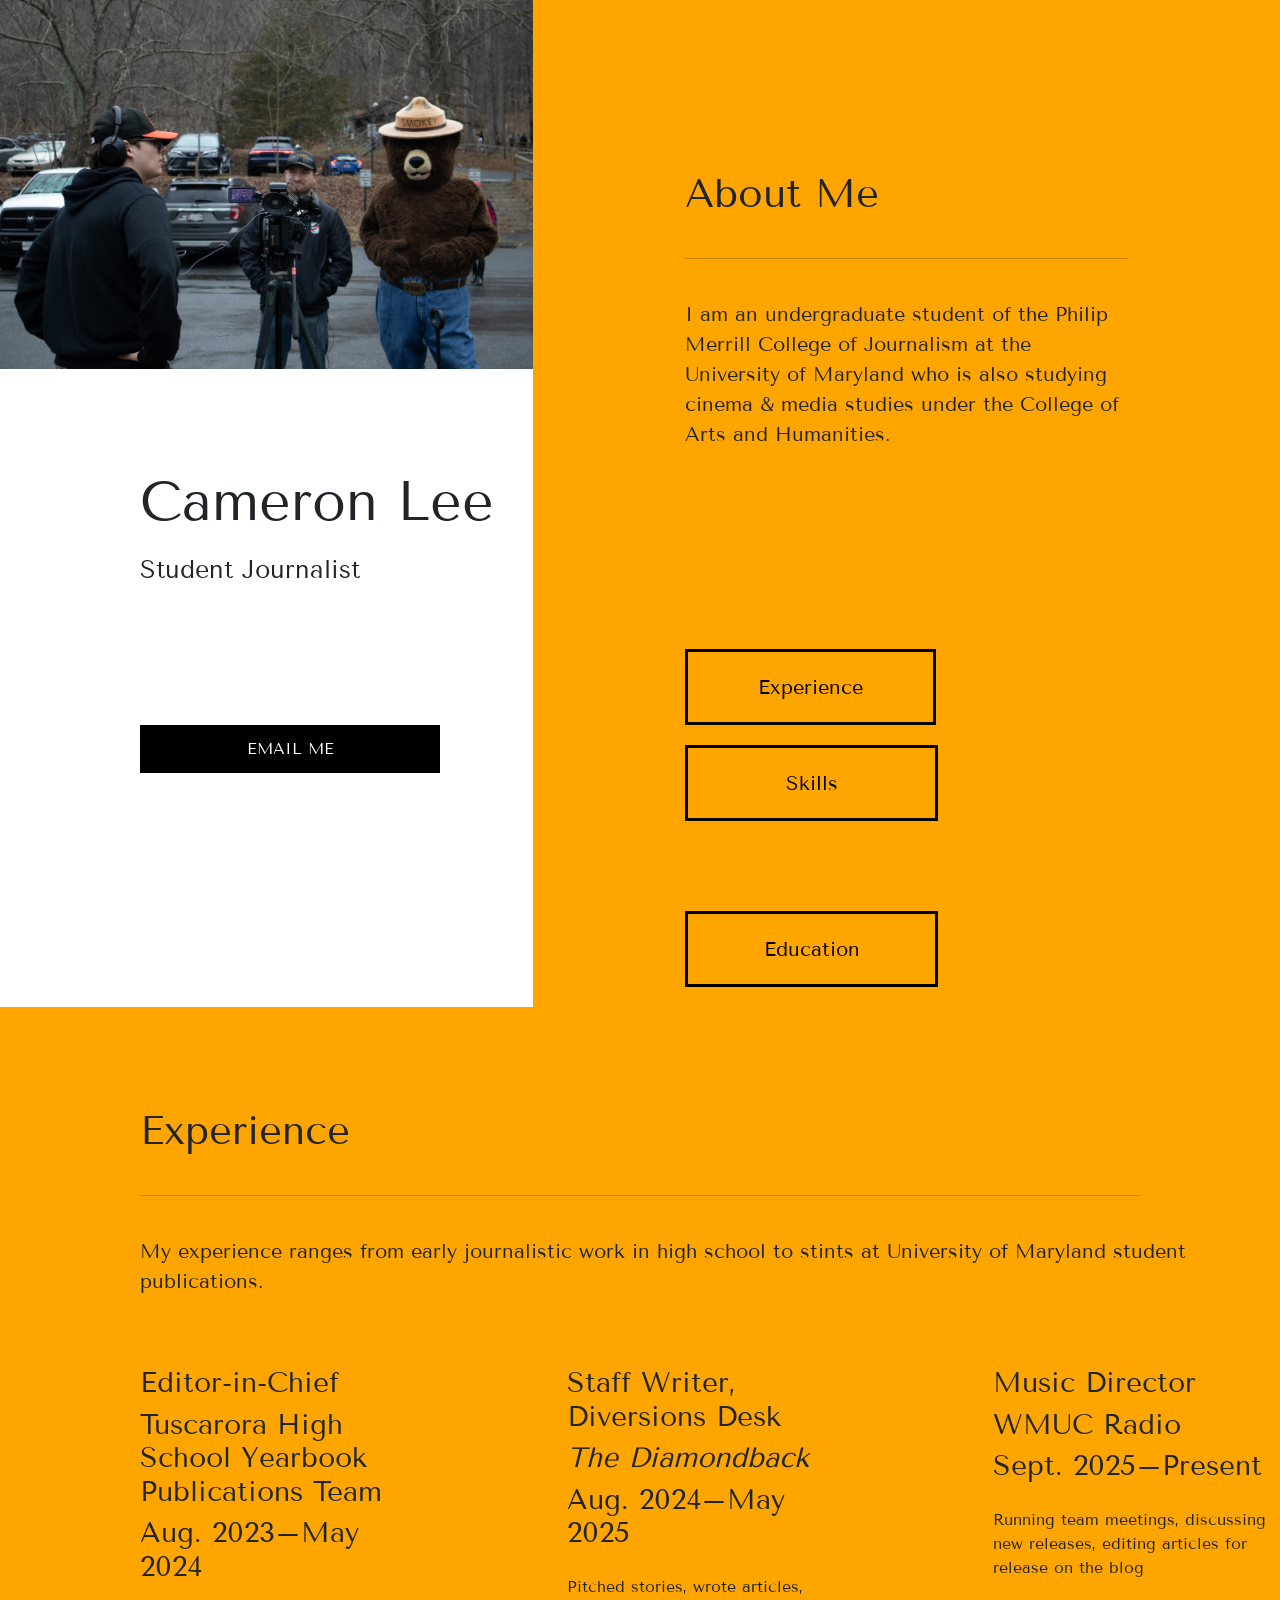
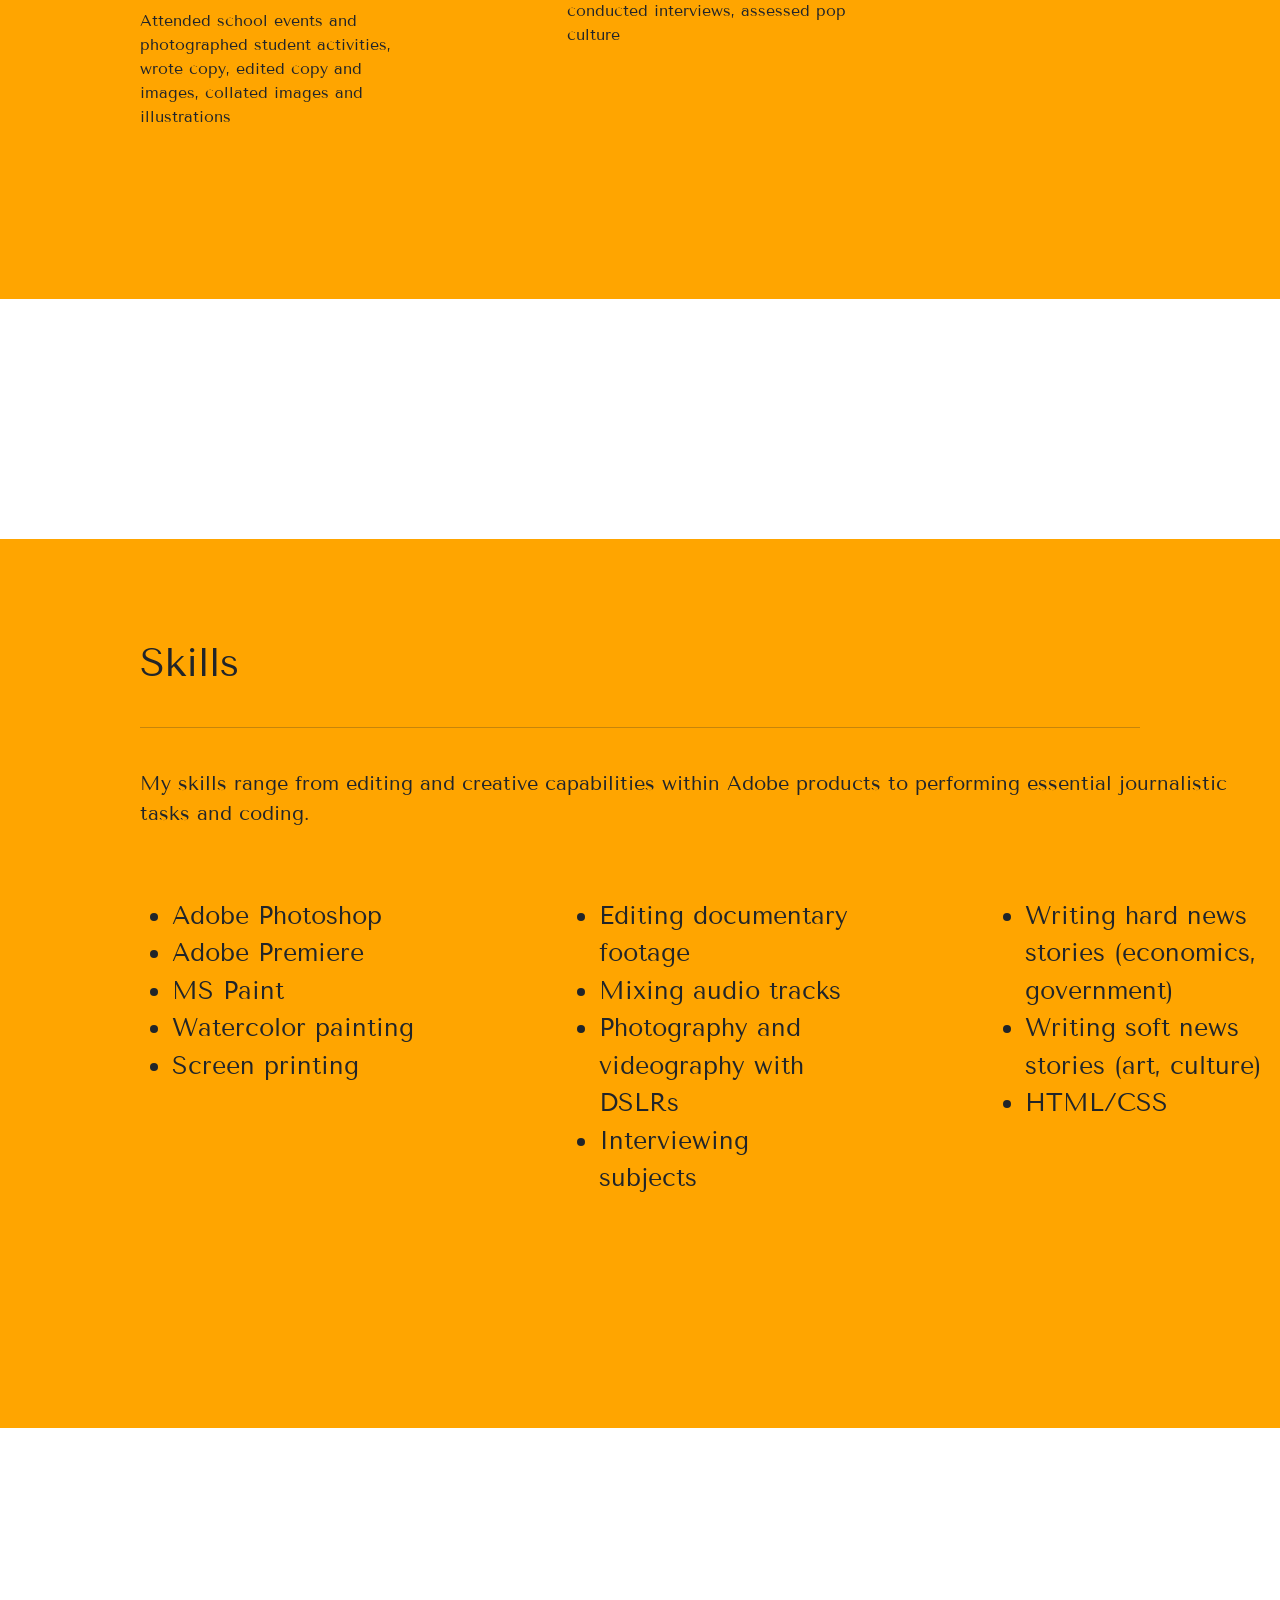
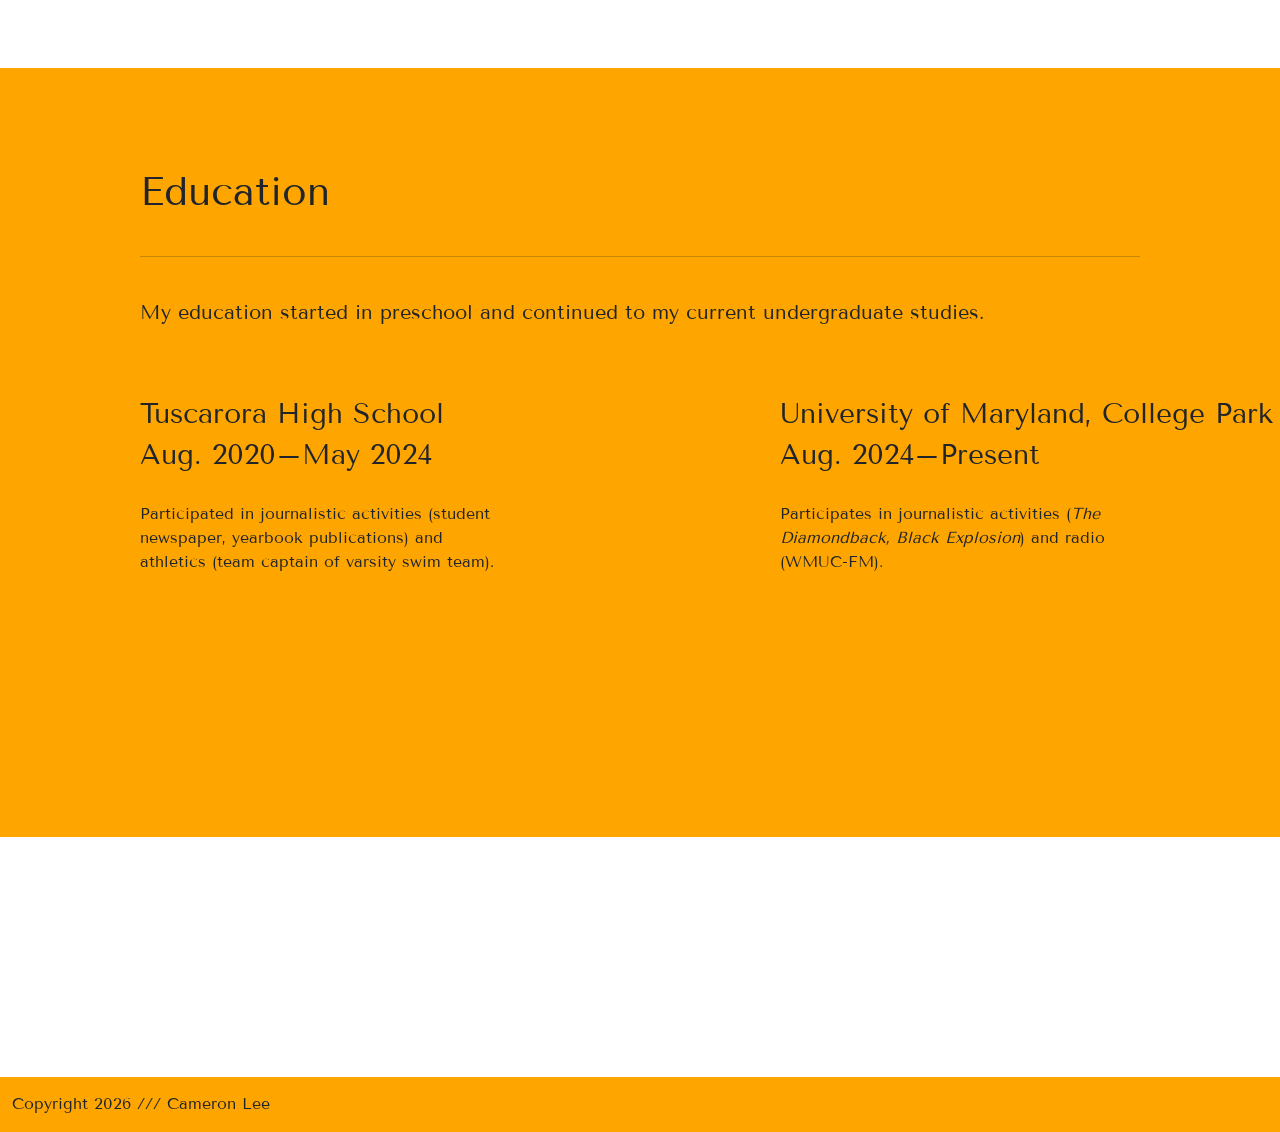
<file: online-portfolio-ultimate/index.html>
<!doctype html>
<html lang="en">
    <head>
        <meta charset="UTF-8" />
        <meta name="viewport" content="width=device-width, initial-scale=1" />

        <title>Cameron Lee Online Portfolio Project</title>

        <link
            href="https://cdn.jsdelivr.net/npm/bootstrap@5.3.8/dist/css/bootstrap.min.css"
            rel="stylesheet"
            integrity="sha384-sRIl4kxILFvY47J16cr9ZwB07vP4J8+LH7qKQnuqkuIAvNWLzeN8tE5YBujZqJLB"
            crossorigin="anonymous" />
        <link rel="preconnect" href="https://fonts.googleapis.com" />
        <link rel="preconnect" href="https://fonts.gstatic.com" crossorigin />
        <link href="https://fonts.googleapis.com/css2?family=Tenor+Sans&display=swap" rel="stylesheet" />
        <link href="style.css" rel="stylesheet" />
    </head>

    <body>
        <div class="container-fluid" id="page-top">
            <div class="row">
                <div class="col-md-5" id="photo-name-title">
                    <img src="smokeyinterview1.JPEG" id="smokey-photo" />
                    <h1 id="my-name">Cameron Lee</h1>
                    <h2 id="title-head">Student Journalist</h2>
                    <a href="mailto:newfiekid457@gmail.com" id="email-button">EMAIL ME</a>
                </div>
                <div class="col-md-7" id="about-bio-exp">
                    <h2 id="about-me">About Me</h2>
                    <hr id="line1" />
                    <p id="bio">
                        I am an undergraduate student of the Philip Merrill College of Journalism at the University of
                        Maryland who is also studying cinema & media studies under the College of Arts and Humanities.
                    </p>
                    <a href="#page-body-exp" class="nav-button" id="exp-button">Experience</a>
                    <a href="#page-body-skills" class="nav-button" id="skills-button">Skills</a>
                    <br />
                    <a href="#page-body-edu" class="nav-button" id="edu-button">Education</a>
                </div>
            </div>
        </div>
        <div class="container-fluid" id="page-body-exp">
            <div class="row">
                <div class="col" id="exp-col">
                    <h2 id="experience-heading">Experience</h2>
                    <hr id="line2" />
                    <p id="exp-bio">
                        My experience ranges from early journalistic work in high school to stints at University of
                        Maryland student publications.
                    </p>
                </div>
            </div>
            <div class="row">
                <div class="col-sm fullwidth">
                    <h3 class="body-title">Editor-in-Chief</h3>
                    <h3 class="body-workplace">Tuscarora High School Yearbook Publications Team</h3>
                    <h3 class="body-date-range">Aug. 2023–May 2024</h3>
                    <p class="job-desc">
                        Attended school events and photographed student activities, wrote copy, edited copy and images,
                        collated images and illustrations
                    </p>
                </div>
                <div class="col-sm fullwidth">
                    <h3 class="body-title">Staff Writer, Diversions Desk</h3>
                    <h3 class="body-workplace"><i>The Diamondback</i></h3>
                    <h3 class="body-date-range">Aug. 2024–May 2025</h3>
                    <p class="job-desc">Pitched stories, wrote articles, conducted interviews, assessed pop culture</p>
                </div>
                <div class="col-sm fullwidth">
                    <h3 class="body-title">Music Director</h3>
                    <h3 class="body-workplace">WMUC Radio</h3>
                    <h3 class="body-date-range">Sept. 2025–Present</h3>
                    <p class="job-desc">
                        Running team meetings, discussing new releases, editing articles for release on the blog
                    </p>
                </div>
            </div>
            <div class="row white-space">
                <div class="col">
                    <br />
                    <br />
                    <br />
                    <br />
                    <br />
                    <br />
                    <br />
                    <br />
                    <br />
                    <br />
                </div>
            </div>
        </div>
        <div class="container-fluid" id="page-body-skills">
            <div class="row">
                <div class="col-sm" id="skills-col">
                    <h2 id="skills-heading">Skills</h2>
                    <hr id="line3" />
                    <p id="skills-bio">
                        My skills range from editing and creative capabilities within Adobe products to performing
                        essential journalistic tasks and coding.
                    </p>
                </div>
            </div>
            <div class="row">
                <div class="col-sm fullwidth">
                    <ul class="skills-list">
                        <li>Adobe Photoshop</li>
                        <li>Adobe Premiere</li>
                        <li>MS Paint</li>
                        <li>Watercolor painting</li>
                        <li>Screen printing</li>
                    </ul>
                </div>
                <div class="col-sm fullwidth">
                    <ul class="skills-list">
                        <li>Editing documentary footage</li>
                        <li>Mixing audio tracks</li>
                        <li>Photography and videography with DSLRs</li>
                        <li>Interviewing subjects</li>
                    </ul>
                </div>
                <div class="col fullwidth">
                    <ul class="skills-list">
                        <li>Writing hard news stories (economics, government)</li>
                        <li>Writing soft news stories (art, culture)</li>
                        <li>HTML/CSS</li>
                    </ul>
                </div>
            </div>
            <div class="row white-space">
                <div class="col">
                    <br />
                    <br />
                    <br />
                    <br />
                    <br />
                    <br />
                    <br />
                    <br />
                    <br />
                    <br />
                </div>
            </div>
        </div>
        <div class="container-fluid" id="page-body-edu">
            <div class="row">
                <div class="col" id="edu-col">
                    <h2 id="edu-heading">Education</h2>
                    <hr id="line4" />
                    <p id="edu-bio">
                        My education started in preschool and continued to my current undergraduate studies.
                    </p>
                </div>
            </div>
            <div class="row">
                <div class="col-sm fullwidth">
                    <h3 class="body-edu-place">Tuscarora High School</h3>
                    <h3 class="body-date-range">Aug. 2020–May 2024</h3>
                    <p class="edu-desc">
                        Participated in journalistic activities (student newspaper, yearbook publications) and athletics
                        (team captain of varsity swim team).
                    </p>
                </div>
                <div class="col-sm fullwidth">
                    <h3 class="body-edu-place">University of Maryland, College Park</h3>
                    <h3 class="body-date-range">Aug. 2024–Present</h3>
                    <p class="edu-desc">
                        Participates in journalistic activities (<i>The Diamondback, Black Explosion</i>) and radio
                        (WMUC-FM).
                    </p>
                </div>
            </div>
            <div class="row white-space">
                <div class="col">
                    <br />
                    <br />
                    <br />
                    <br />
                    <br />
                    <br />
                    <br />
                    <br />
                    <br />
                    <br />
                </div>
            </div>
        </div>
        <div class="container-fluid" id="page-footer">
            <div class="row">
                <div class="col">
                    <p id="copyright">Copyright 2026 /// Cameron Lee</p>
                </div>
            </div>
        </div>
    </body>
</html>
</file>
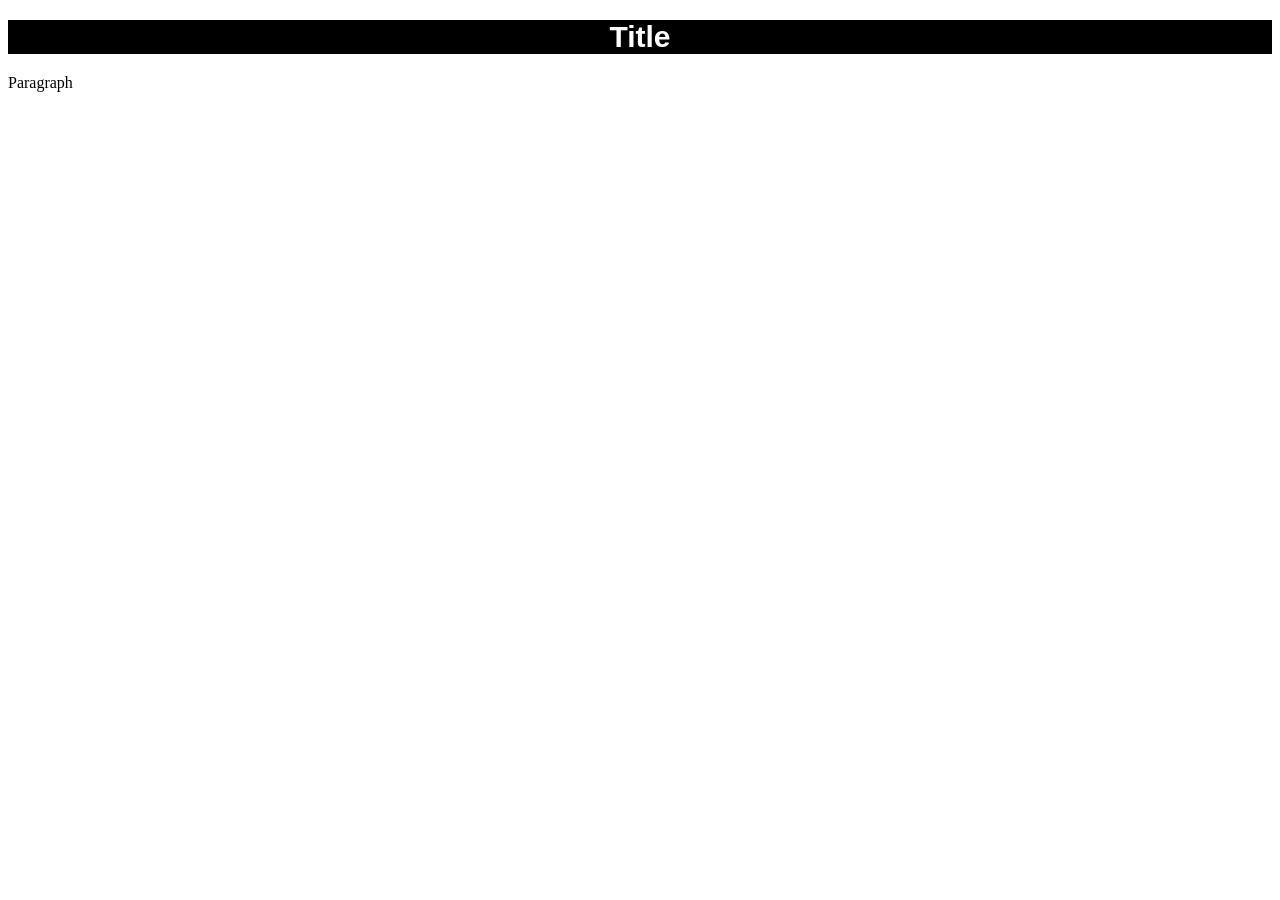
<file: styling-assignment/styled-text.html>
<!doctype html>
<html lang="en">
    <head>
        <title>Styled Text</title>
        <link rel="stylesheet" href="style.css" />
    </head>

    <body>
        <h1>Title</h1>
        <p>Paragraph</p>
    </body>
</html>
</file>
<file: button-assignment/style.css>
h1 {
    background-color: black;
    color: orange;
    border-radius: 10px;
    font-family: Arial, Helvetica, sans-serif;
}

h2 {
    background-color: blue;
    color: yellow;
}

.red-button {
    background-color: red;
    color: white;
    font-size: 30px;
    border: none;
    width: 200px;
}
</file>
<file: contact-button-assignment/style.css>
/*
MY COLOR PALETTE
rich mahogany - #3C1518
dark garnet - #69140E
rust brown - #A44200
bronze - #D58936
canary yellow - #FFFB46
*/

body {
    background-color: black;
    text-align: center;
}

button {
    background-color: red;
    color: white;
    font-family: montserrat;
    width: 200px;
    margin-top: 32px;
    padding: 10px;
    border: none;
    border-radius: 18px;
}

button:hover {
    background-color: indianred;
}

h1 {
    color: #d58936;
    font-family: open sans;
    font-size: 50px;
    margin-bottom: 2px;
    margin-top: 35px;
}

h2 {
    color: #a44200;
    font-family: open sans;
    font-size: 25px;
    margin-top: 0;
    margin-bottom: 0;
}

.open-sans-regular {
    font-family: "Open Sans", sans-serif;
    font-optical-sizing: auto;
    font-weight: 400;
    font-style: normal;
    font-variation-settings: "wdth" 100;
}

.montserrat-regular {
    font-family: "Montserrat", sans-serif;
    font-optical-sizing: auto;
    font-weight: 500;
    font-style: normal;
}
</file>
<file: data-viz-project/style.css>
#article {
    margin-left: 100px;
    margin-right: 100px;
    margin-top: 50px;
}

body {
    background-color: lightgray;
}

h1 {
    font-weight: bold;
}

p {
    font-size: 20px;
}
</file>
<file: final-project/style.css>
@media screen {
    #page-top {
        background-color: darkslateblue;
        font-family: "IBM Plex Sans", sans-serif;
        color: white;
    }

    #page-body {
        background-color: white;
    }

    #big-photo {
        width: 100%;
    }

    .photo-caption {
        font-family: "IBM Plex Sans", sans-serif;
        color: white;
        font-size: 14px;
        font-weight: 200;
        letter-spacing: 2px;
        padding-top: 4px;
        padding-left: 4px;
    }

    #headline {
        padding-top: 20px;
        font-weight: 600;
    }

    #subhead {
        font-size: 28px;
        font-weight: 250;
    }

    #byline {
        font-size: 22px;
        font-weight: 500;
        padding-top: 14px;
    }

    #publish-date {
        font-size: 18px;
        font-weight: 200;
        padding-bottom: 20px;
    }

    .body-text-etc {
        font-family: "IBM Plex Sans", sans-serif;
        padding-top: 30px;
        font-size: 20px;
    }

    #disclaimer {
        font-weight: 220;
    }

    .bradford-illustration {
        width: 50%;
        padding-top: 12px;
    }

    .section-title {
        font-weight: 800;
        padding-top: 24px;
    }

    .picture-block {
        background-color: darkslateblue;
        font-family: "IBM Plex Sans", sans-serif;
        margin-top: 20px;
        margin-bottom: 10px;
    }

    .side-caption {
        color: white;
        padding-bottom: 12px;
    }

    .pull-quote {
        color: #fb080a;
        margin-top: 20px;
    }

    .big-quote {
        font-size: 100px;
        float: left;
        padding-top: 70px;
        padding-right: 20px;
        padding-bottom: 50px;
    }

    #footer {
        background-color: darkslateblue;
        margin-top: 20px;
    }

    .fullwidth {
        padding: 0;
    }

    .color-pop {
        color: #186143;
        font-weight: 600;
    }
}

@media (min-width: 576px) {
    .body-text-etc {
        margin-left: 50px;
        margin-right: 50px;
    }

    #publish-date {
        padding-bottom: 15px;
    }

    .bradford-illustration {
        width: 100%;
    }

    .side-caption {
        font-size: 20px;
        padding-top: 12px;
    }

    .pull-quote {
        margin-top: 25px;
        margin-bottom: 15px;
    }

    .big-quote {
        padding-top: 50px;
        padding-bottom: 40px;
    }
}

@media (min-width: 992px) {
    .body-text-etc {
        margin-left: 200px;
        margin-right: 200px;
    }

    .side-caption {
        font-size: 40px;
        padding-right: 15px;
    }

    .picture-block {
        margin-top: 30px;
        margin-bottom: 20px;
    }

    .pull-quote {
        margin-top: 60px;
        margin-bottom: 10px;
        line-height: 100px;
    }

    .big-quote {
        padding-top: 5px;
        padding-bottom: 5px;
        padding-right: 50px;
    }
}
</file>
<file: online-portfolio-ultimate/style.css>
@media screen {
    .tenor-sans-regular {
        font-family: "Tenor Sans", sans-serif;
        font-weight: 400;
        font-style: normal;
    }

    #page-top {
        font-family: "Tenor Sans", sans-serif;
    }

    #photo-name-title {
        padding-left: 0;
        padding-right: 0;
    }

    #smokey-photo {
        width: 100%;
    }

    #my-name {
        font-size: 50px;
        margin-left: 10px;
        margin-top: 10px;
    }

    #title-head {
        margin-left: 10px;
        margin-bottom: 30px;
    }

    #email-button {
        background-color: black;
        color: white;
        text-decoration: none;
        width: 300px;
        padding-top: 12px;
        padding-bottom: 12px;
        margin-top: 30px;
        margin-bottom: 30px;
        margin-left: 10px;
        display: inline-block;
        text-align: center;
    }

    #about-bio-exp {
        background-color: orange;
        margin-top: 50px;
    }

    #about-me {
        margin-top: 20px;
    }

    .nav-button {
        display: inline-block;
        text-align: center;
        text-decoration: none;
        color: black;
        border: solid;
        margin-bottom: 20px;
        padding-left: 10px;
        padding-right: 10px;
    }

    #page-body-exp {
        font-family: "Tenor Sans", sans-serif;
        background-color: orange;
    }

    #experience-heading {
        margin-top: 20px;
    }

    .white-space {
        background-color: white;
    }

    #page-body-skills {
        font-family: "Tenor Sans", sans-serif;
        background-color: orange;
    }

    #skills-heading {
        margin-top: 20px;
    }

    #page-body-edu {
        font-family: "Tenor Sans", sans-serif;
        background-color: orange;
    }

    #edu-heading {
        margin-top: 20px;
    }

    #page-footer {
        background-color: orange;
        font-family: "Tenor Sans", sans-serif;
    }

    #copyright {
        margin-top: 15px;
    }
}

@media (min-width: 576px) {
}

@media (min-width: 768px) {
    #about-bio-exp {
        margin-top: 0;
    }

    #my-name {
        font-size: 40px;
    }

    #title-head {
        font-size: 25px;
    }
}

@media (min-width: 992px) {
    #my-name {
        font-size: 55px;
        margin-top: 100px;
        margin-left: 140px;
    }

    #title-head {
        margin-left: 140px;
        margin-top: 20px;
        margin-bottom: 110px;
    }

    #email-button {
        margin-left: 140px;
        padding-left: 80px;
        padding-right: 80px;
        margin-bottom: 85px;
    }

    #about-bio-exp {
        margin-top: 0;
    }

    #about-me {
        font-size: 40px;
        margin-left: 140px;
        margin-top: 170px;
    }

    #line1 {
        margin-left: 140px;
        margin-right: 140px;
        margin-top: 40px;
        margin-bottom: 40px;
    }

    #bio {
        margin-left: 140px;
        margin-right: 140px;
        margin-bottom: 200px;
        font-size: 20px;
    }

    .nav-button {
        font-size: 20px;
        margin-left: 140px;
        padding-top: 20px;
        padding-bottom: 20px;
    }

    #exp-button {
        padding-left: 70px;
        padding-right: 70px;
    }

    #skills-button {
        padding-left: 97.5px;
        padding-right: 97.5px;
    }

    #edu-button {
        padding-left: 75.25px;
        padding-right: 75.25px;
        margin-top: 70px;
    }

    #exp-col {
        padding: 0;
        margin: 0;
    }

    #experience-heading {
        font-size: 40px;
        margin-left: 140px;
        margin-top: 100px;
    }

    #line2 {
        margin-left: 140px;
        margin-top: 40px;
        margin-bottom: 40px;
        margin-right: 140px;
    }

    #exp-bio {
        margin-left: 140px;
        font-size: 20px;
        margin-bottom: 70px;
    }

    .body-title {
        margin-left: 140px;
    }

    .body-workplace {
        margin-left: 140px;
    }

    .body-date-range {
        margin-left: 140px;
        margin-bottom: 25px;
    }

    .job-desc {
        margin-left: 140px;
        margin-bottom: 170px;
    }

    #skills-col {
        padding: 0;
        margin: 0;
    }

    #skills-heading {
        font-size: 40px;
        margin-left: 140px;
        margin-top: 100px;
    }

    #line3 {
        margin-left: 140px;
        margin-top: 40px;
        margin-bottom: 40px;
        margin-right: 140px;
    }

    #skills-bio {
        margin-left: 140px;
        font-size: 20px;
        margin-bottom: 70px;
    }

    .skills-list {
        font-size: 25px;
        margin-left: 140px;
        margin-bottom: 230px;
    }

    #edu-col {
        padding: 0;
        margin: 0;
    }

    #edu-heading {
        font-size: 40px;
        margin-left: 140px;
        margin-top: 100px;
    }

    #line4 {
        margin-left: 140px;
        margin-top: 40px;
        margin-bottom: 40px;
        margin-right: 140px;
    }

    #edu-bio {
        margin-left: 140px;
        font-size: 20px;
        margin-bottom: 70px;
    }

    .edu-desc {
        margin-left: 140px;
        margin-bottom: 263px;
        margin-right: 140px;
        margin-top: 30px;
    }

    .body-edu-place {
        margin-left: 140px;
    }

    .fullwidth {
        padding: 0;
        margin: 0;
    }
}
</file>
<file: styling-assignment/style.css>
h1 {
    background-color: black;
    color: white;
    font-family: Arial, Helvetica, sans-serif;
    font-size: 30px;
    text-align: center;
}
</file>
